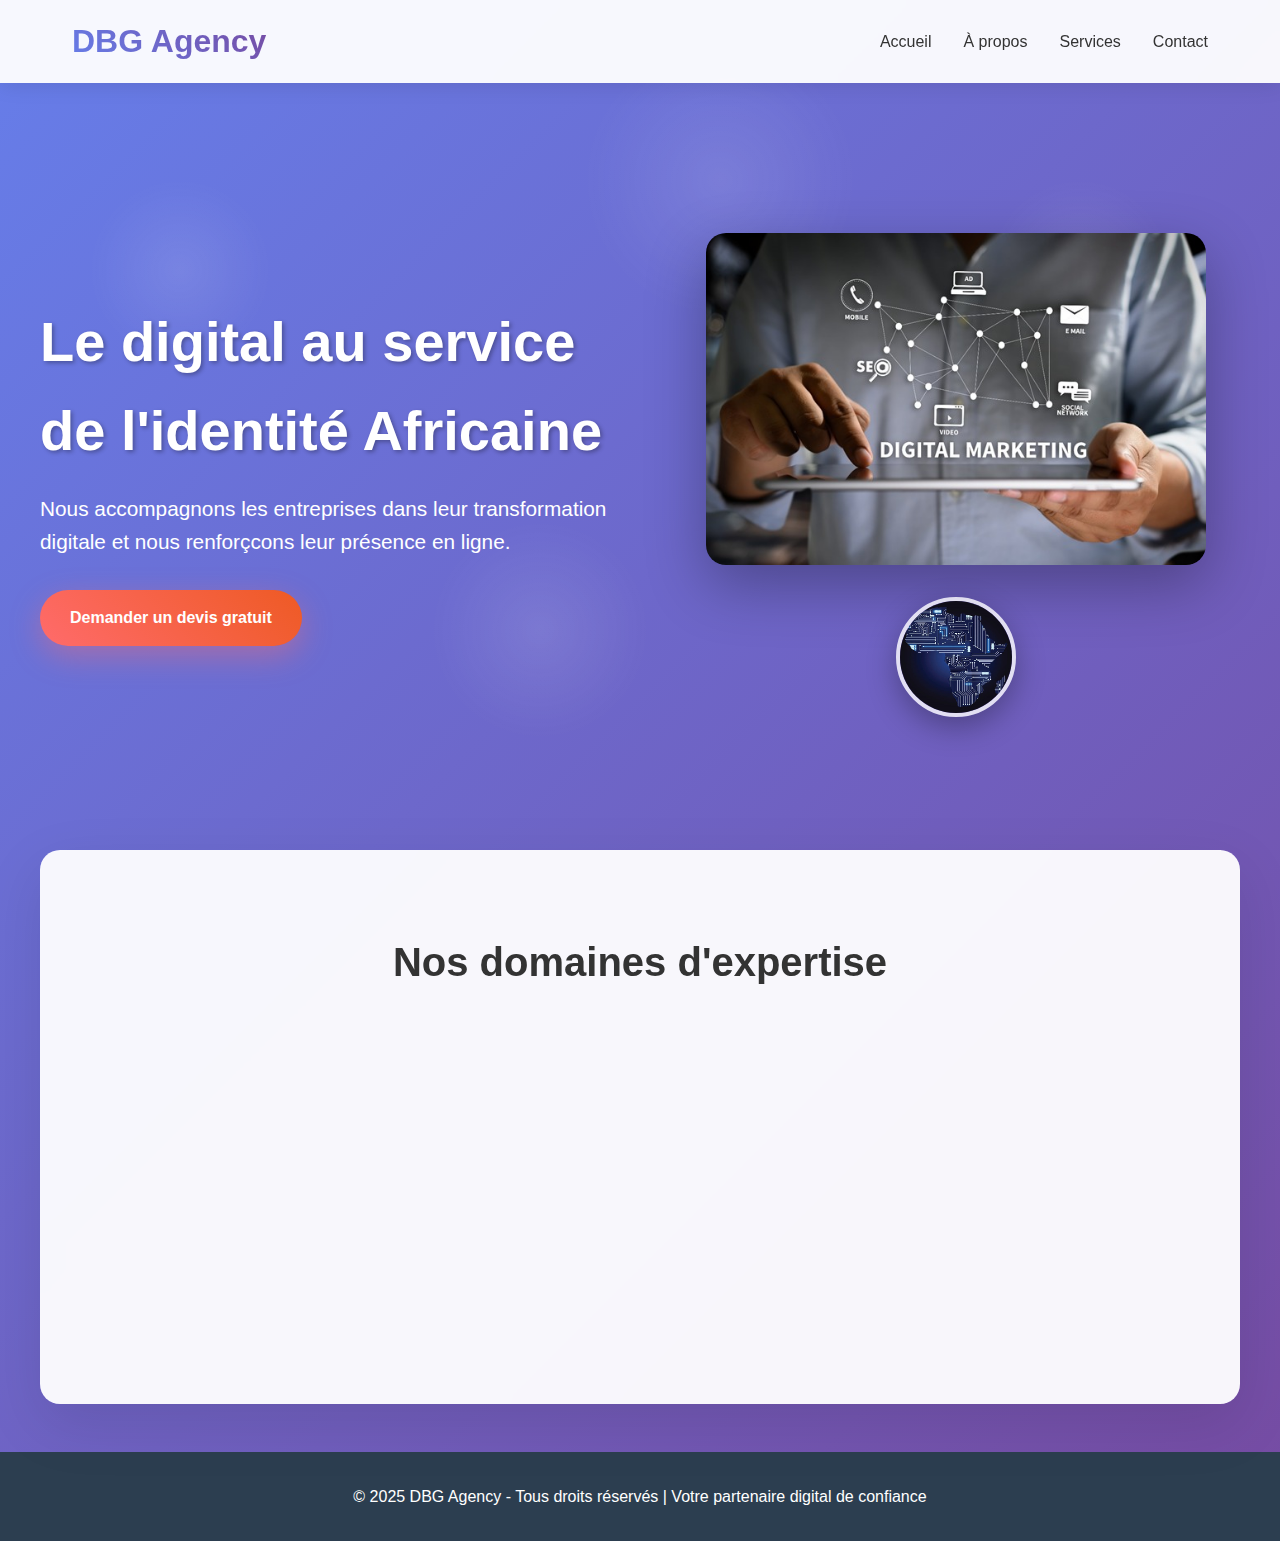
<file: index.html>
<!DOCTYPE html>
<html lang="fr">
<head>
  <meta charset="UTF-8">
  <meta name="viewport" content="width=device-width, initial-scale=1.0">
  <title>Cabinet Marketing Digital - DBG Agency</title>
  <style>
    * {
      margin: 0;
      padding: 0;
      box-sizing: border-box;
    }

    body {
      font-family: 'Arial', sans-serif;
      line-height: 1.6;
      color: #333;
      background: linear-gradient(135deg, #667eea 0%, #764ba2 100%);
      min-height: 100vh;
    }

    /* Navigation */
    header {
      background: rgba(255, 255, 255, 0.95);
      backdrop-filter: blur(10px);
      padding: 1rem 0;
      position: fixed;
      width: 100%;
      top: 0;
      z-index: 1000;
      box-shadow: 0 2px 20px rgba(0, 0, 0, 0.1);
      animation: slideDown 0.8s ease-out;
    }

    nav {
      display: flex;
      justify-content: space-between;
      align-items: center;
      max-width: 1200px;
      margin: 0 auto;
      padding: 0 2rem;
    }

    .logo {
      font-size: 2rem;
      font-weight: bold;
      background: linear-gradient(45deg, #667eea, #764ba2);
      -webkit-background-clip: text;
      -webkit-text-fill-color: transparent;
      background-clip: text;
      cursor: pointer;
      transition: transform 0.3s ease;
    }

    .logo:hover {
      transform: scale(1.05);
    }

    .nav-links {
      display: flex;
      list-style: none;
      gap: 2rem;
    }

    .nav-links a {
      text-decoration: none;
      color: #333;
      font-weight: 500;
      transition: all 0.3s ease;
      position: relative;
    }

    .nav-links a:hover {
      color: #667eea;
      transform: translateY(-2px);
    }

    .nav-links a::after {
      content: '';
      position: absolute;
      width: 0;
      height: 2px;
      bottom: -5px;
      left: 50%;
      background: linear-gradient(45deg, #667eea, #764ba2);
      transition: all 0.3s ease;
    }

    .nav-links a:hover::after {
      width: 100%;
      left: 0;
    }

    /* Hero Section */
    .hero {
      text-align: center;
      padding: 150px 2rem 100px;
      color: white;
      min-height: 100vh;
      display: flex;
      flex-direction: column;
      justify-content: center;
      align-items: center;
      position: relative;
      overflow: hidden;
    }

    .hero::before {
      content: '';
      position: absolute;
      top: 0;
      left: 0;
      right: 0;
      bottom: 0;
      background: url('data:image/svg+xml,<svg xmlns="http://www.w3.org/2000/svg" viewBox="0 0 1000 1000"><defs><radialGradient id="a" cx="50%" cy="50%" r="50%"><stop offset="0%" style="stop-color:rgba(255,255,255,0.1)"/><stop offset="100%" style="stop-color:rgba(255,255,255,0)"/></radialGradient></defs><circle cx="200" cy="300" r="100" fill="url(%23a)"/><circle cx="800" cy="200" r="150" fill="url(%23a)"/><circle cx="600" cy="700" r="120" fill="url(%23a)"/></svg>');
      animation: float 20s infinite linear;
    }

    .hero-content {
      display: grid;
      grid-template-columns: 1fr 1fr;
      gap: 4rem;
      max-width: 1200px;
      width: 100%;
      align-items: center;
      z-index: 2;
      position: relative;
    }

    .hero-text {
      text-align: left;
    }

    .hero-image {
      display: flex;
      justify-content: center;
      align-items: center;
      flex-direction: column;
      gap: 2rem;
      position: relative;
    }

    .hero-image img:first-child {
      width: 100%;
      max-width: 500px;
      height: auto;
      border-radius: 20px;
      box-shadow: 0 20px 60px rgba(0, 0, 0, 0.3);
      animation: fadeInRight 1s ease-out 0.5s both;
      transition: transform 0.3s ease;
    }

    .hero-image img:first-child:hover {
      transform: scale(1.05);
    }

    .hero-image img:last-child {
      width: 120px;
      height: 120px;
      border-radius: 50%;
      object-fit: cover;
      box-shadow: 0 10px 30px rgba(0, 0, 0, 0.3);
      animation: fadeInRight 1s ease-out 0.8s both;
      transition: transform 0.3s ease;
      border: 4px solid rgba(255, 255, 255, 0.8);
    }

    .hero-image img:last-child:hover {
      transform: scale(1.1) rotate(5deg);
      box-shadow: 0 15px 40px rgba(0, 0, 0, 0.4);
    }

    .hero h1 {
      font-size: 3.5rem;
      margin-bottom: 1rem;
      animation: fadeInLeft 1s ease-out;
      text-shadow: 2px 2px 4px rgba(0, 0, 0, 0.3);
    }

    .hero p {
      font-size: 1.3rem;
      margin-bottom: 2rem;
      animation: fadeInLeft 1s ease-out 0.3s both;
      max-width: 600px;
    }

    .btn {
      display: inline-block;
      background: linear-gradient(45deg, #ff6b6b, #ee5a24);
      color: white;
      padding: 15px 30px;
      text-decoration: none;
      border-radius: 50px;
      font-weight: bold;
      transition: all 0.3s ease;
      animation: fadeInLeft 1s ease-out 0.6s both;
      box-shadow: 0 10px 30px rgba(255, 107, 107, 0.4);
      position: relative;
      overflow: hidden;
    }

    .btn::before {
      content: '';
      position: absolute;
      top: 0;
      left: -100%;
      width: 100%;
      height: 100%;
      background: linear-gradient(90deg, transparent, rgba(255, 255, 255, 0.3), transparent);
      transition: left 0.5s ease;
    }

    .btn:hover::before {
      left: 100%;
    }

    .btn:hover {
      transform: translateY(-3px);
      box-shadow: 0 15px 40px rgba(255, 107, 107, 0.6);
    }

    /* Services Preview */
    .services-preview {
      padding: 80px 2rem;
      max-width: 1200px;
      margin: 0 auto;
      background: rgba(255, 255, 255, 0.95);
      border-radius: 20px;
      margin-top: -50px;
      position: relative;
      z-index: 10;
      box-shadow: 0 20px 60px rgba(0, 0, 0, 0.1);
      backdrop-filter: blur(10px);
    }

    .services-preview h2 {
      text-align: center;
      font-size: 2.5rem;
      margin-bottom: 3rem;
      color: #333;
      animation: fadeInUp 1s ease-out;
    }

    .services-container {
      display: grid;
      grid-template-columns: repeat(auto-fit, minmax(300px, 1fr));
      gap: 2rem;
      margin-top: 2rem;
    }

    .service-box {
      background: white;
      padding: 2rem;
      border-radius: 15px;
      box-shadow: 0 10px 30px rgba(0, 0, 0, 0.1);
      transition: all 0.3s ease;
      cursor: pointer;
      position: relative;
      overflow: hidden;
      animation: fadeInUp 1s ease-out;
    }

    .service-box::before {
      content: '';
      position: absolute;
      top: 0;
      left: 0;
      right: 0;
      height: 4px;
      background: linear-gradient(45deg, #667eea, #764ba2);
      transform: scaleX(0);
      transition: transform 0.3s ease;
    }

    .service-box:hover::before {
      transform: scaleX(1);
    }

    .service-box:hover {
      transform: translateY(-10px);
      box-shadow: 0 20px 50px rgba(0, 0, 0, 0.15);
    }

    .service-box:nth-child(1) { animation-delay: 0.2s; }
    .service-box:nth-child(2) { animation-delay: 0.4s; }
    .service-box:nth-child(3) { animation-delay: 0.6s; }

    .service-box h3 {
      font-size: 1.5rem;
      margin-bottom: 1rem;
      color: #333;
      display: flex;
      align-items: center;
      gap: 10px;
    }

    .service-box h3::before {
      content: '🚀';
      font-size: 1.2rem;
    }

    .service-box:nth-child(2) h3::before { content: '📱'; }
    .service-box:nth-child(3) h3::before { content: '🎯'; }

    .service-box p {
      color: #666;
      line-height: 1.8;
    }

    /* Footer */
    footer {
      background: #2c3e50;
      color: white;
      text-align: center;
      padding: 2rem;
      margin-top: 3rem;
    }

    /* Animations */
    @keyframes slideDown {
      from {
        transform: translateY(-100%);
        opacity: 0;
      }
      to {
        transform: translateY(0);
        opacity: 1;
      }
    }

    @keyframes fadeInLeft {
      from {
        opacity: 0;
        transform: translateX(-30px);
      }
      to {
        opacity: 1;
        transform: translateX(0);
      }
    }

    @keyframes fadeInRight {
      from {
        opacity: 0;
        transform: translateX(30px);
      }
      to {
        opacity: 1;
        transform: translateX(0);
      }
    }

    @keyframes fadeInUp {
      from {
        opacity: 0;
        transform: translateY(30px);
      }
      to {
        opacity: 1;
        transform: translateY(0);
      }
    }

    @keyframes float {
      0% { transform: translateX(-100px); }
      100% { transform: translateX(100vw); }
    }

    /* Responsive Design */
    @media (max-width: 768px) {
      .nav-links {
        display: none;
      }

      .hero-content {
        grid-template-columns: 1fr;
        gap: 2rem;
        text-align: center;
      }

      .hero-text {
        text-align: center;
        order: 2;
      }

      .hero-image {
        order: 1;
      }

      .hero h1 {
        font-size: 2.5rem;
      }

      .hero p {
        font-size: 1.1rem;
      }

      .services-container {
        grid-template-columns: 1fr;
      }

      .services-preview {
        margin-top: -30px;
        padding: 40px 1rem;
      }
    }

    /* Scroll effects */
    .fade-in {
      opacity: 0;
      transform: translateY(30px);
      transition: all 0.6s ease;
    }

    .fade-in.visible {
      opacity: 1;
      transform: translateY(0);
    }
  </style>
</head>
<body>
  <!-- Navigation -->
  <header>
    <nav>
      <div class="logo">DBG Agency</div>
      <ul class="nav-links">
        <li><a href="index.html">Accueil</a></li>
        <li><a href="about.html">À propos</a></li>
        <li><a href="services.html">Services</a></li>
        <li><a href="contact.html">Contact</a></li>
      </ul>
    </nav>
  </header>

  <!-- Bannière -->
  <section class="hero" id="home">
    <div class="hero-content">
      <div class="hero-text">
        <h1>Le digital au service de l'identité Africaine</h1>
        <p>Nous accompagnons les entreprises dans leur transformation digitale et nous renforçcons leur présence en ligne.</p>
        <a href="contact.html" class="btn">Demander un devis gratuit</a>
      </div>
      <div class="hero-image">
        <img src="images/image1.jpg" alt="Marketing Digital" />
        <img src="images/image3.jpg" alt="Profile" />
      </div>
    </div>
  </section>

  <!-- Services rapides -->
  <section class="services-preview" id="services">
    <h2>Nos domaines d'expertise</h2>
    <div class="services-container">
      <div class="service-box fade-in">
        <h3>AUDIT ET REFERENCEMENT DIGITALM(SEO/SEA)</h3>
        <p>Optimisez votre visibilité sur Google et dominez les résultats de recherche avec nos stratégies SEO éprouvées.</p>
      </div>
      <div class="service-box fade-in">
        <h3>Réseaux sociaux</h3>
        <p>Développez votre communauté en ligne et engagez votre audience avec du contenu percutant sur toutes les plateformes.</p>
      </div>
      <div class="service-box fade-in">
        <h3>Publicité digitale</h3>
        <p>Maximisez vos conversions avec des campagnes publicitaires ciblées et optimisées pour un ROI exceptionnel.</p>
      </div>
    </div>
  </section>

  <footer>
    <p>© 2025 DBG Agency - Tous droits réservés | Votre partenaire digital de confiance</p>
  </footer>

  <script>
    // Smooth scrolling
    document.querySelectorAll('a[href^="#"]').forEach(anchor => {
      anchor.addEventListener('click', function (e) {
        e.preventDefault();
        const target = document.querySelector(this.getAttribute('href'));
        if (target) {
          target.scrollIntoView({
            behavior: 'smooth',
            block: 'start'
          });
        }
      });
    });

    // Fade in animation on scroll
    const observerOptions = {
      threshold: 0.1,
      rootMargin: '0px 0px -50px 0px'
    };

    const observer = new IntersectionObserver((entries) => {
      entries.forEach(entry => {
        if (entry.isIntersecting) {
          entry.target.classList.add('visible');
        }
      });
    }, observerOptions);

    document.querySelectorAll('.fade-in').forEach(el => {
      observer.observe(el);
    });

    // Header background change on scroll
    window.addEventListener('scroll', () => {
      const header = document.querySelector('header');
      if (window.scrollY > 100) {
        header.style.background = 'rgba(255, 255, 255, 0.98)';
      } else {
        header.style.background = 'rgba(255, 255, 255, 0.95)';
      }
    });

    // Add click animations to service boxes
    document.querySelectorAll('.service-box').forEach(box => {
      box.addEventListener('click', () => {
        box.style.transform = 'scale(0.98)';
        setTimeout(() => {
          box.style.transform = '';
        }, 150);
      });
    });

    // Dynamic logo interaction
    document.querySelector('.logo').addEventListener('click', () => {
      document.querySelector('.hero').scrollIntoView({
        behavior: 'smooth'
      });
    });
  </script>
</body>
</html>
</file>
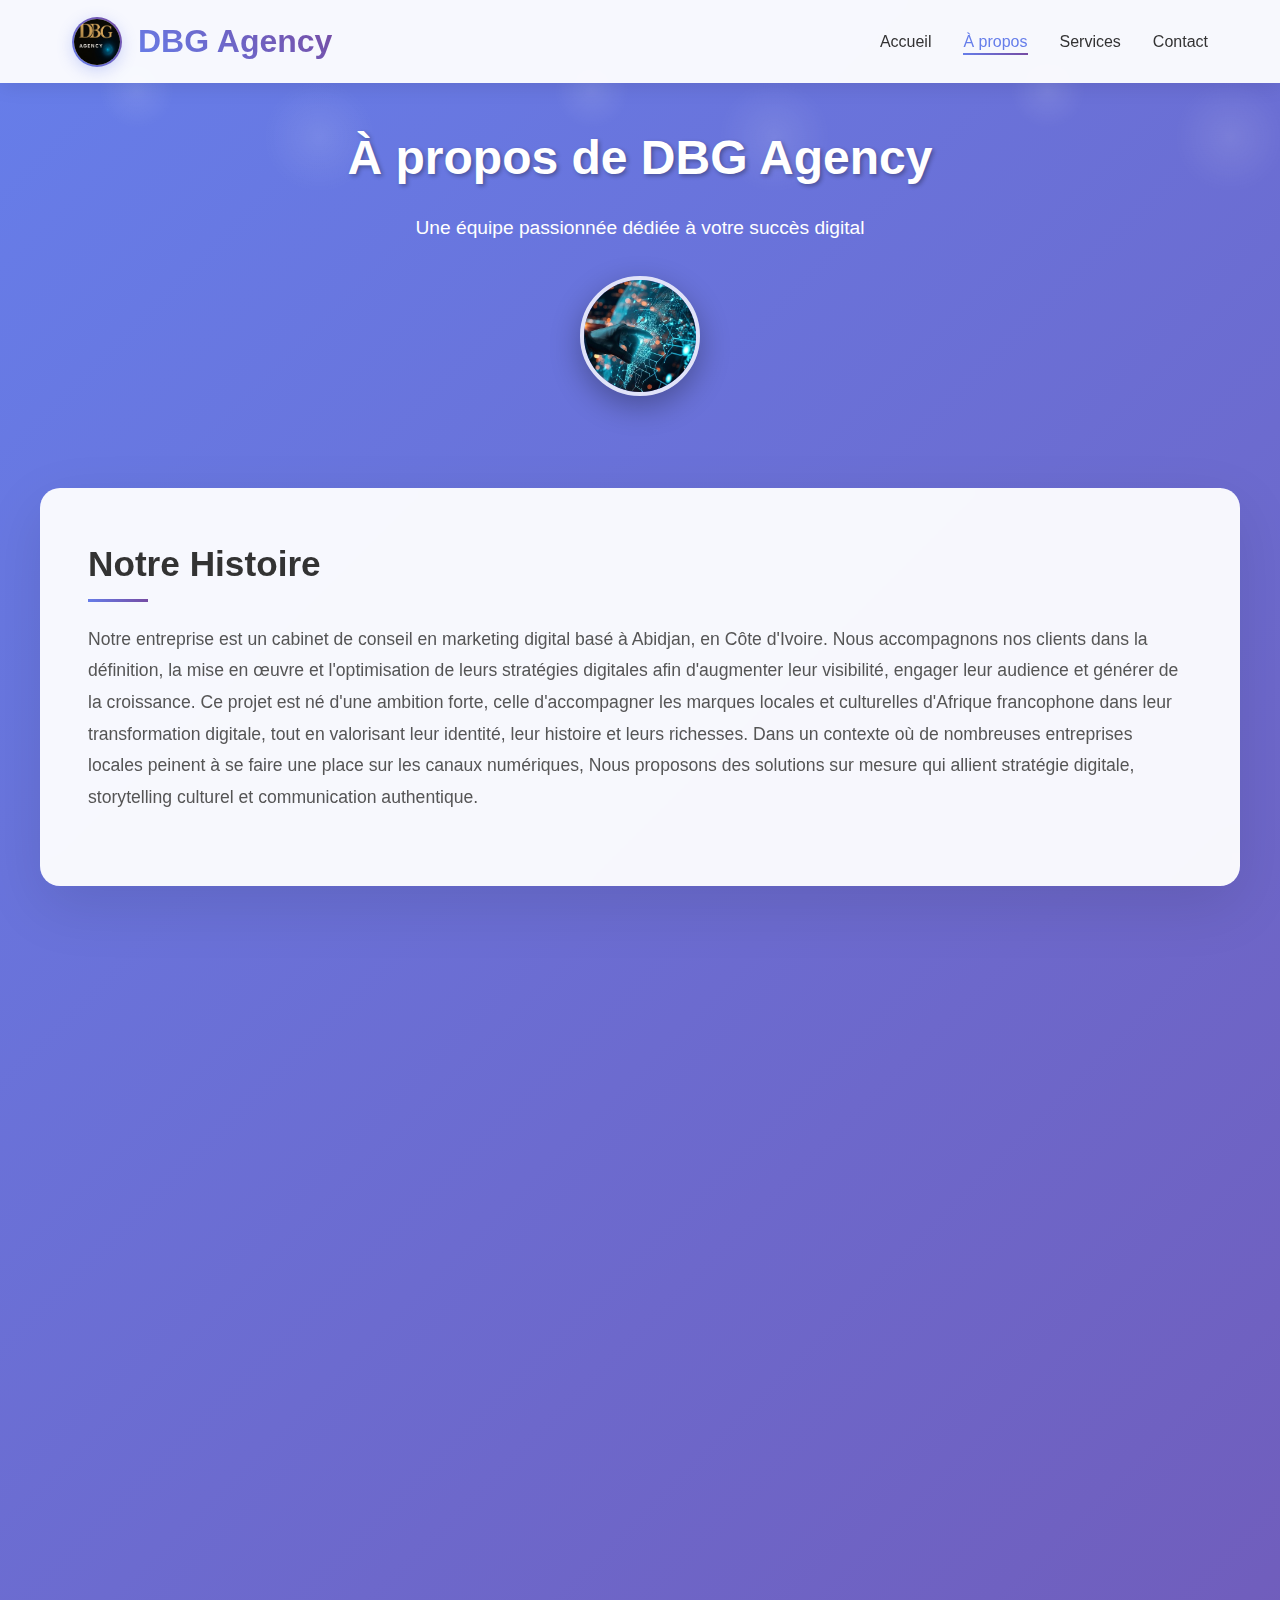
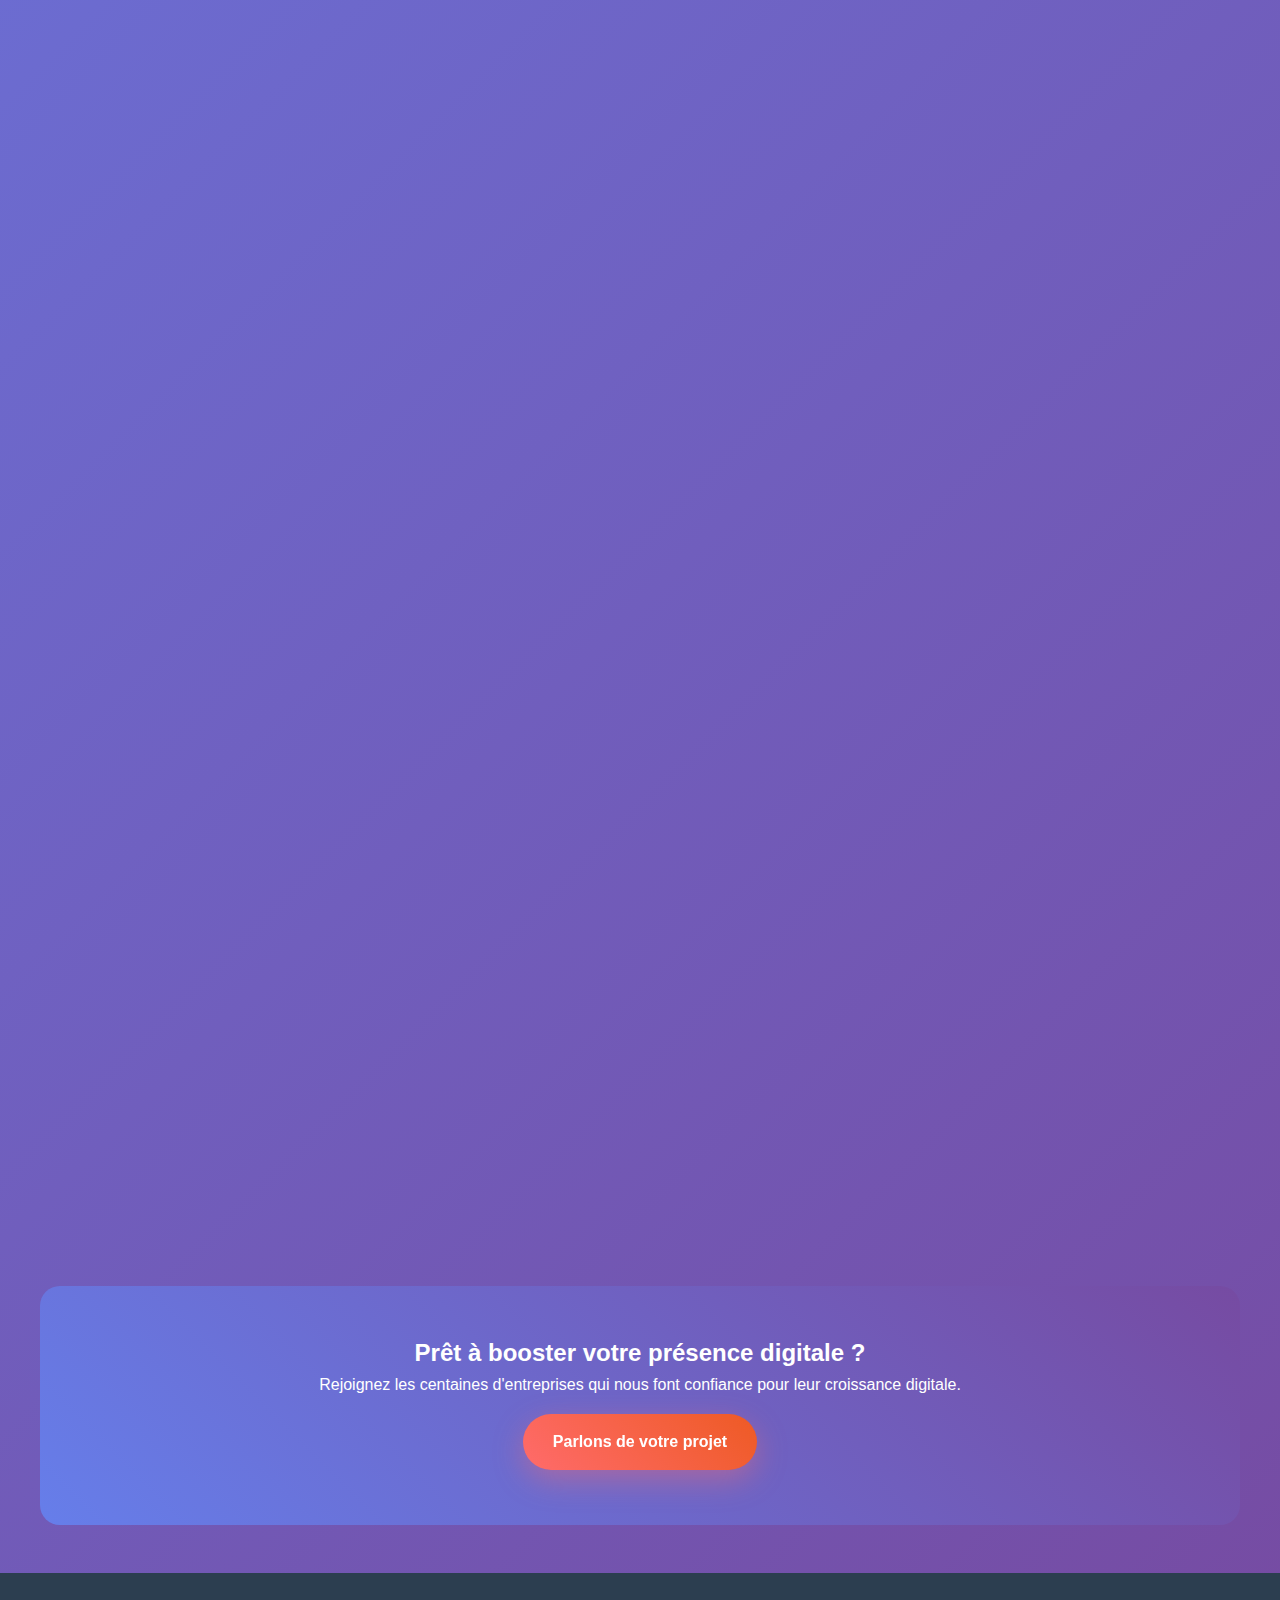
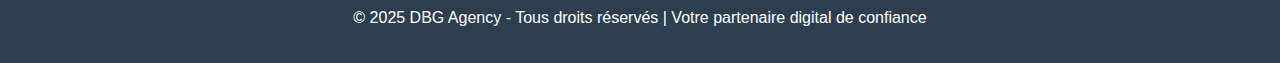
<file: about.html>
<!DOCTYPE html>
<html lang="fr">
<head>
  <meta charset="UTF-8">
  <meta name="viewport" content="width=device-width, initial-scale=1.0">
  <title>À propos - DBG Agency</title>
  <style>
    * {
      margin: 0;
      padding: 0;
      box-sizing: border-box;
    }

    body {
      font-family: 'Arial', sans-serif;
      line-height: 1.6;
      color: #333;
      background: linear-gradient(135deg, #667eea 0%, #764ba2 100%);
      min-height: 100vh;
    }

    /* Navigation avec logo */
    header {
      background: rgba(255, 255, 255, 0.95);
      backdrop-filter: blur(10px);
      padding: 1rem 0;
      position: fixed;
      width: 100%;
      top: 0;
      z-index: 1000;
      box-shadow: 0 2px 20px rgba(0, 0, 0, 0.1);
      animation: slideDown 0.8s ease-out;
    }

    nav {
      display: flex;
      justify-content: space-between;
      align-items: center;
      max-width: 1200px;
      margin: 0 auto;
      padding: 0 2rem;
    }

    .logo {
      display: flex;
      align-items: center;
      gap: 1rem;
      cursor: pointer;
      transition: transform 0.3s ease;
      text-decoration: none;
    }

    .logo:hover {
      transform: scale(1.05);
    }

    .logo img {
      width: 50px;
      height: 50px;
      border-radius: 50%;
      object-fit: cover;
      box-shadow: 0 4px 15px rgba(102, 126, 234, 0.3);
      border: 2px solid transparent;
      background: linear-gradient(white, white) padding-box,
                  linear-gradient(45deg, #667eea, #764ba2) border-box;
      transition: all 0.3s ease;
    }

    .logo img:hover {
      box-shadow: 0 6px 20px rgba(102, 126, 234, 0.4);
      transform: rotate(5deg);
    }

    .logo-text {
      font-size: 2rem;
      font-weight: bold;
      background: linear-gradient(45deg, #667eea, #764ba2);
      -webkit-background-clip: text;
      -webkit-text-fill-color: transparent;
      background-clip: text;
    }

    .nav-links {
      display: flex;
      list-style: none;
      gap: 2rem;
    }

    .nav-links a {
      text-decoration: none;
      color: #333;
      font-weight: 500;
      transition: all 0.3s ease;
      position: relative;
    }

    .nav-links a:hover, .nav-links a.active {
      color: #667eea;
      transform: translateY(-2px);
    }

    .nav-links a::after {
      content: '';
      position: absolute;
      width: 0;
      height: 2px;
      bottom: -5px;
      left: 50%;
      background: linear-gradient(45deg, #667eea, #764ba2);
      transition: all 0.3s ease;
    }

    .nav-links a:hover::after, .nav-links a.active::after {
      width: 100%;
      left: 0;
    }

    /* Page Header */
    .page-hero {
      text-align: center;
      padding: 120px 2rem 60px;
      color: white;
      position: relative;
      overflow: hidden;
    }

    .page-hero::before {
      content: '';
      position: absolute;
      top: 0;
      left: 0;
      right: 0;
      bottom: 0;
      background: url('data:image/svg+xml,<svg xmlns="http://www.w3.org/2000/svg" viewBox="0 0 1000 1000"><defs><radialGradient id="a" cx="50%" cy="50%" r="50%"><stop offset="0%" style="stop-color:rgba(255,255,255,0.1)"/><stop offset="100%" style="stop-color:rgba(255,255,255,0)"/></radialGradient></defs><circle cx="300" cy="200" r="80" fill="url(%23a)"/><circle cx="700" cy="300" r="120" fill="url(%23a)"/></svg>');
      animation: float 15s infinite linear;
    }

    .page-hero h1 {
      font-size: 3rem;
      margin-bottom: 1rem;
      animation: fadeInUp 1s ease-out;
      text-shadow: 2px 2px 4px rgba(0, 0, 0, 0.3);
    }

    .page-hero p {
      font-size: 1.2rem;
      animation: fadeInUp 1s ease-out 0.3s both;
      max-width: 600px;
      margin: 0 auto;
    }

    .hero-image {
      display: flex;
      justify-content: center;
      align-items: center;
      flex-direction: column;
      gap: 2rem;
      position: relative;
      margin-top: 2rem;
    }

    .hero-image img:first-child {
      width: 100%;
      max-width: 500px;
      height: auto;
      border-radius: 20px;
      box-shadow: 0 20px 60px rgba(0, 0, 0, 0.3);
      animation: fadeInRight 1s ease-out 0.5s both;
      transition: transform 0.3s ease;
    }

    .hero-image img:first-child:hover {
      transform: scale(1.05);
    }

    .hero-image img:last-child {
      width: 120px;
      height: 120px;
      border-radius: 50%;
      object-fit: cover;
      box-shadow: 0 10px 30px rgba(0, 0, 0, 0.3);
      animation: fadeInRight 1s ease-out 0.8s both;
      transition: transform 0.3s ease;
      border: 4px solid rgba(255, 255, 255, 0.8);
    }

    /* Content Sections */
    .content-section {
      background: rgba(255, 255, 255, 0.95);
      margin: 2rem auto;
      max-width: 1200px;
      border-radius: 20px;
      padding: 3rem;
      box-shadow: 0 20px 60px rgba(0, 0, 0, 0.1);
      backdrop-filter: blur(10px);
      animation: fadeInUp 1s ease-out;
    }

    .content-section h2 {
      font-size: 2.2rem;
      margin-bottom: 2rem;
      color: #333;
      position: relative;
    }

    .content-section h2::after {
      content: '';
      position: absolute;
      bottom: -10px;
      left: 0;
      width: 60px;
      height: 3px;
      background: linear-gradient(45deg, #667eea, #764ba2);
    }

    .content-section p {
      font-size: 1.1rem;
      margin-bottom: 1.5rem;
      color: #555;
      line-height: 1.8;
    }

    /* Team Section */
    .team-grid {
      display: grid;
      grid-template-columns: repeat(auto-fit, minmax(280px, 1fr));
      gap: 2rem;
      margin-top: 2rem;
    }

    .team-member {
      background: white;
      padding: 2rem;
      border-radius: 15px;
      text-align: center;
      box-shadow: 0 10px 30px rgba(0, 0, 0, 0.1);
      transition: all 0.3s ease;
      position: relative;
      overflow: hidden;
    }

    .team-member::before {
      content: '';
      position: absolute;
      top: 0;
      left: 0;
      right: 0;
      height: 4px;
      background: linear-gradient(45deg, #667eea, #764ba2);
      transform: scaleX(0);
      transition: transform 0.3s ease;
    }

    .team-member:hover::before {
      transform: scaleX(1);
    }

    .team-member:hover {
      transform: translateY(-5px);
      box-shadow: 0 20px 40px rgba(0, 0, 0, 0.15);
    }

    .team-avatar {
      width: 100px;
      height: 100px;
      border-radius: 50%;
      margin: 0 auto 1rem;
      background: linear-gradient(45deg, #667eea, #764ba2);
      display: flex;
      align-items: center;
      justify-content: center;
      font-size: 2.5rem;
      color: white;
    }

    .team-member h3 {
      font-size: 1.3rem;
      margin-bottom: 0.5rem;
      color: #333;
    }

    .team-role {
      color: #667eea;
      font-weight: 500;
      margin-bottom: 1rem;
    }

    /* Values Grid */
    .values-grid {
      display: grid;
      grid-template-columns: repeat(auto-fit, minmax(250px, 1fr));
      gap: 2rem;
      margin-top: 2rem;
    }

    .value-card {
      background: white;
      padding: 2rem;
      border-radius: 15px;
      text-align: center;
      box-shadow: 0 10px 30px rgba(0, 0, 0, 0.1);
      transition: all 0.3s ease;
      position: relative;
      overflow: hidden;
    }

    .value-card::before {
      content: '';
      position: absolute;
      top: 0;
      left: 0;
      right: 0;
      height: 4px;
      background: linear-gradient(45deg, #667eea, #764ba2);
      transform: scaleX(0);
      transition: transform 0.3s ease;
    }

    .value-card:hover::before {
      transform: scaleX(1);
    }

    .value-card:hover {
      transform: translateY(-5px);
      box-shadow: 0 20px 40px rgba(0, 0, 0, 0.15);
    }

    .value-icon {
      font-size: 3rem;
      margin-bottom: 1rem;
    }

    .value-card h3 {
      font-size: 1.3rem;
      margin-bottom: 1rem;
      color: #333;
    }

    /* CTA Section */
    .cta-section {
      text-align: center;
      padding: 3rem;
      background: linear-gradient(45deg, #667eea, #764ba2);
      color: white;
      border-radius: 20px;
      margin: 2rem auto;
      max-width: 1200px;
    }

    .btn {
      display: inline-block;
      background: linear-gradient(45deg, #ff6b6b, #ee5a24);
      color: white;
      padding: 15px 30px;
      text-decoration: none;
      border-radius: 50px;
      font-weight: bold;
      transition: all 0.3s ease;
      box-shadow: 0 10px 30px rgba(255, 107, 107, 0.4);
      position: relative;
      overflow: hidden;
      margin-top: 1rem;
    }

    .btn::before {
      content: '';
      position: absolute;
      top: 0;
      left: -100%;
      width: 100%;
      height: 100%;
      background: linear-gradient(90deg, transparent, rgba(255, 255, 255, 0.3), transparent);
      transition: left 0.5s ease;
    }

    .btn:hover::before {
      left: 100%;
    }

    .btn:hover {
      transform: translateY(-3px);
      box-shadow: 0 15px 40px rgba(255, 107, 107, 0.6);
    }

    /* Footer */
    footer {
      background: #2c3e50;
      color: white;
      text-align: center;
      padding: 2rem;
      margin-top: 3rem;
    }

    /* Animations */
    @keyframes slideDown {
      from {
        transform: translateY(-100%);
        opacity: 0;
      }
      to {
        transform: translateY(0);
        opacity: 1;
      }
    }

    @keyframes fadeInUp {
      from {
        opacity: 0;
        transform: translateY(30px);
      }
      to {
        opacity: 1;
        transform: translateY(0);
      }
    }

    @keyframes fadeInRight {
      from {
        opacity: 0;
        transform: translateX(30px);
      }
      to {
        opacity: 1;
        transform: translateX(0);
      }
    }

    @keyframes float {
      0% { transform: translateX(-100px); }
      100% { transform: translateX(100vw); }
    }

    /* Responsive Design */
    @media (max-width: 768px) {
      .nav-links {
        display: none;
      }

      .logo {
        gap: 0.5rem;
      }

      .logo img {
        width: 40px;
        height: 40px;
      }

      .logo-text {
        font-size: 1.5rem;
      }

      .page-hero h1 {
        font-size: 2.2rem;
      }

      .page-hero {
        padding: 100px 1rem 60px;
      }

      .content-section {
        margin: 1rem;
        padding: 2rem;
      }

      .team-grid, .values-grid {
        grid-template-columns: 1fr;
      }

      .cta-section {
        margin: 1rem;
        padding: 2rem;
      }

      .hero-image img:first-child {
        max-width: 300px;
      }

      .hero-image img:last-child {
        width: 80px;
        height: 80px;
      }
    }

    @media (max-width: 480px) {
      .logo-text {
        font-size: 1.2rem;
      }

      .logo img {
        width: 35px;
        height: 35px;
      }

      nav {
        padding: 0 1rem;
      }
    }
  </style>
</head>
<body>
  <!-- Navigation -->
  <header>
    <nav>
      <a href="index.html" class="logo">
        <img src="images/logo.jpg" alt="DBG Agency Logo" />
        <span class="logo-text">DBG Agency</span>
      </a>
      <ul class="nav-links">
        <li><a href="index.html">Accueil</a></li>
        <li><a href="about.html" class="active">À propos</a></li>
        <li><a href="services.html">Services</a></li>
        <li><a href="contact.html">Contact</a></li>
      </ul>
    </nav>
  </header>

  <!-- Page Hero -->
  <section class="page-hero">
    <h1>À propos de DBG Agency</h1>
    <p>Une équipe passionnée dédiée à votre succès digital</p>
    <div class="hero-image">
        <img src="images/image5.jpg" alt="Marketing Digital" />
    </div>
  </section>

  <!-- Notre Histoire -->
  <section class="content-section">
    <h2>Notre Histoire</h2>
    <p>Notre entreprise est un cabinet de conseil en marketing digital basé à Abidjan, en Côte d'Ivoire. Nous accompagnons nos clients dans la définition, la mise en œuvre et l'optimisation de leurs stratégies digitales afin d'augmenter leur visibilité, engager leur audience et générer de la croissance. Ce projet est né d'une ambition forte, celle d'accompagner les marques locales et culturelles d'Afrique francophone dans leur transformation digitale, tout en valorisant leur identité, leur histoire et leurs richesses. Dans un contexte où de nombreuses entreprises locales peinent à se faire une place sur les canaux numériques,
        Nous proposons des solutions sur mesure qui allient stratégie digitale, storytelling culturel et communication authentique.</p>
  </section>

  <!-- Notre Mission -->
  <section class="content-section">
    <h2>Notre engagement</h2>
    <p>Notre démarche consiste à accompagner la transformation digitale des marques locales en intégrant des outils innovants, adaptés à leurs réalités culturelles et économiques. Nous plaçons au cœur de notre stratégie la valorisation de l'identité culturelle des marques africaines à travers des actions de communication créatives, authentiques et porteuses de sens.</p>

    <p>Nous concevons et mettons en œuvre des stratégies marketing sur mesure, alignées sur les valeurs, l'histoire et les produits des entreprises clientes. Parallèlement, nous accordons une importance particulière au renforcement des compétences digitales des entrepreneurs, artisans, artistes et structures culturelles, afin de leur permettre de devenir pleinement autonomes dans leur communication et leur présence en ligne.</p>

    <p>Notre engagement se traduit également par la promotion de l'économie locale et du « made in Africa », en offrant une visibilité accrue aux produits et savoir-faire africains sur les marchés nationaux et internationaux. Dans cette perspective, nous créons du contenu digital original – vidéos, visuels, récits, podcasts – en lien avec les traditions, l'artisanat, la gastronomie ou encore les cosmétiques africains.</p>

    <p>Enfin, nous assurons une veille stratégique et concurrentielle constante afin d'anticiper les tendances du numérique et de proposer des solutions innovantes, adaptées aux besoins et aux ambitions des marques africaines.</p>
  </section>

  <!-- Notre Équipe -->
  <section class="content-section">
    <h2>Notre Équipe</h2>
    <p>Notre force réside dans la diversité et l'expertise de notre équipe. Chaque membre apporte sa passion et son savoir-faire unique pour créer des solutions digitales exceptionnelles.</p>
    
    <div class="team-grid">
      <div class="team-member">
        <div class="team-avatar">👩‍💻</div>
        <h3>DABRE MARIAM</h3>
        <div class="team-role">Directrice générale</div>
      </div>
      
      <div class="team-member">
        <div class="team-avatar">👩‍💻</div>
        <h3>BAKAYOKO FATOUMATA THERESA</h3>
        <div class="team-role">Responsable contenu digital</div>
      </div>
      
      <div class="team-member">
        <div class="team-avatar">👩‍💻</div>
        <h3>GBESSI EVA AURORE</h3>
        <div class="team-role">Responsable business développement</div>
      </div>
    </div>
  </section>

  <!-- Nos Valeurs -->
  <section class="content-section">
    <h2>Nos Valeurs</h2>
    <p>Ces valeurs guident chacune de nos actions et définissent notre façon unique de travailler avec nos clients.</p>
    
    <div class="values-grid">
      <div class="value-card">
        <div class="value-icon">🚀</div>
        <h3>Innovation</h3>
        <p>Nous restons à la pointe des dernières tendances et technologies pour offrir des solutions avant-gardistes.</p>
      </div>
      
      <div class="value-card">
        <div class="value-icon">🤝</div>
        <h3>Partenariat</h3>
        <p>Nous construisons des relations durables basées sur la confiance et la transparence avec nos clients.</p>
      </div>
      
      <div class="value-card">
        <div class="value-icon">📊</div>
        <h3>Performance</h3>
        <p>Chaque action est mesurée et optimisée pour garantir un retour sur investissement maximal.</p>
      </div>
      
      <div class="value-card">
        <div class="value-icon">🎯</div>
        <h3>Personnalisation</h3>
        <p>Chaque stratégie est unique et adaptée aux besoins spécifiques de votre entreprise.</p>
      </div>
    </div>
  </section>

  <!-- Call to Action -->
  <section class="cta-section">
    <h2>Prêt à booster votre présence digitale ?</h2>
    <p>Rejoignez les centaines d'entreprises qui nous font confiance pour leur croissance digitale.</p>
    <a href="contact.html" class="btn">Parlons de votre projet</a>
  </section>

  <footer>
    <p>© 2025 DBG Agency - Tous droits réservés | Votre partenaire digital de confiance</p>
  </footer>

  <script>
    // Animation des éléments au scroll
    const observerOptions = {
      threshold: 0.1,
      rootMargin: '0px 0px -50px 0px'
    };

    const observer = new IntersectionObserver((entries) => {
      entries.forEach(entry => {
        if (entry.isIntersecting) {
          entry.target.style.opacity = '1';
          entry.target.style.transform = 'translateY(0)';
        }
      });
    }, observerOptions);

    document.querySelectorAll('.content-section, .team-member, .value-card').forEach(el => {
      el.style.opacity = '0';
      el.style.transform = 'translateY(30px)';
      el.style.transition = 'all 0.6s ease';
      observer.observe(el);
    });

    // Header background change on scroll
    window.addEventListener('scroll', () => {
      const header = document.querySelector('header');
      if (window.scrollY > 100) {
        header.style.background = 'rgba(255, 255, 255, 0.98)';
      } else {
        header.style.background = 'rgba(255, 255, 255, 0.95)';
      }
    });

    // Smooth animations for team cards
    document.querySelectorAll('.team-member, .value-card').forEach(card => {
      card.addEventListener('mouseenter', () => {
        card.style.transform = 'translateY(-5px) scale(1.02)';
      });
      
      card.addEventListener('mouseleave', () => {
        card.style.transform = 'translateY(0) scale(1)';
      });
    });

    // Logo click handler
    document.querySelector('.logo').addEventListener('click', (e) => {
      e.preventDefault();
      window.location.href = 'index.html';
    });
  </script>
</body>
</html>
</file>
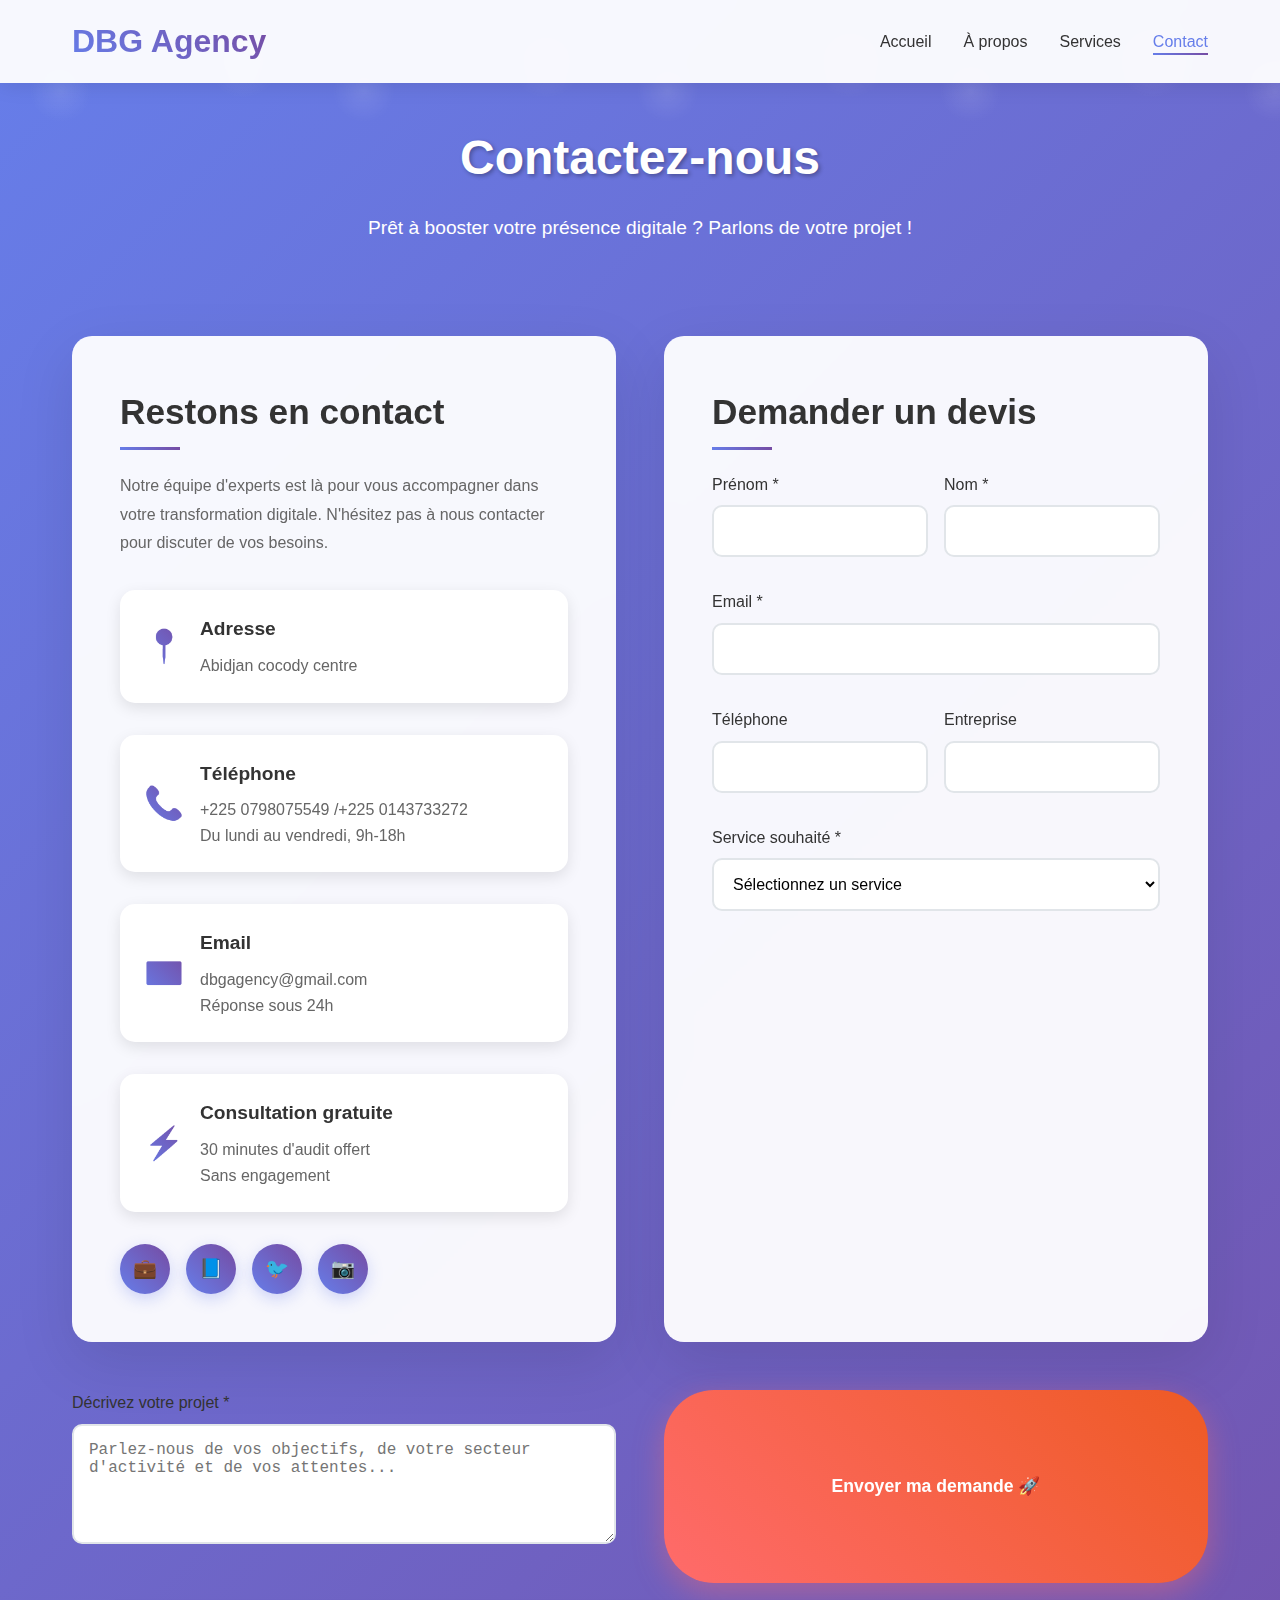
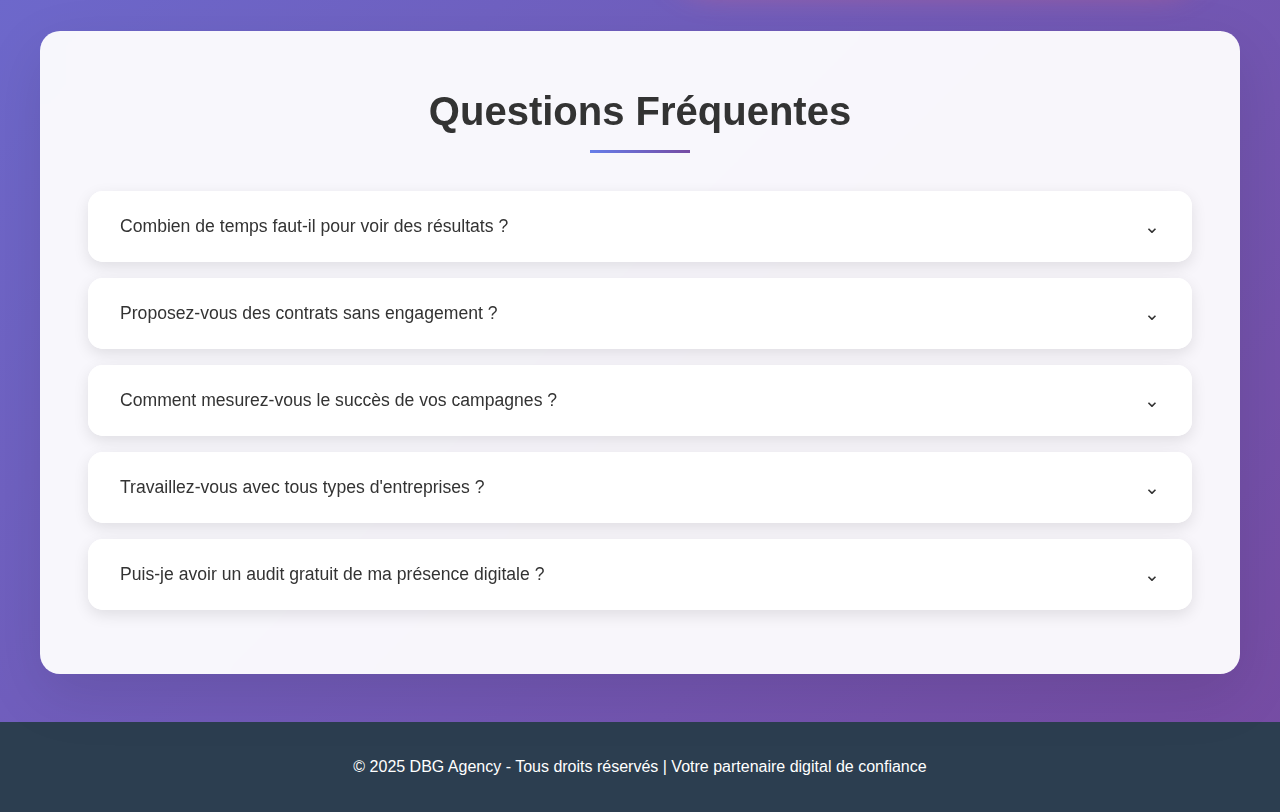
<file: contact.html>
<!DOCTYPE html>
<html lang="fr">
<head>
  <meta charset="UTF-8">
  <meta name="viewport" content="width=device-width, initial-scale=1.0">
  <title>Contact - DBG Agency</title>
  <style>
    * {
      margin: 0;
      padding: 0;
      box-sizing: border-box;
    }

    body {
      font-family: 'Arial', sans-serif;
      line-height: 1.6;
      color: #333;
      background: linear-gradient(135deg, #667eea 0%, #764ba2 100%);
      min-height: 100vh;
    }

    /* Navigation */
    header {
      background: rgba(255, 255, 255, 0.95);
      backdrop-filter: blur(10px);
      padding: 1rem 0;
      position: fixed;
      width: 100%;
      top: 0;
      z-index: 1000;
      box-shadow: 0 2px 20px rgba(0, 0, 0, 0.1);
      animation: slideDown 0.8s ease-out;
    }

    nav {
      display: flex;
      justify-content: space-between;
      align-items: center;
      max-width: 1200px;
      margin: 0 auto;
      padding: 0 2rem;
    }

    .logo {
      font-size: 2rem;
      font-weight: bold;
      background: linear-gradient(45deg, #667eea, #764ba2);
      -webkit-background-clip: text;
      -webkit-text-fill-color: transparent;
      background-clip: text;
      cursor: pointer;
      transition: transform 0.3s ease;
    }

    .logo:hover {
      transform: scale(1.05);
    }

    .nav-links {
      display: flex;
      list-style: none;
      gap: 2rem;
    }

    .nav-links a {
      text-decoration: none;
      color: #333;
      font-weight: 500;
      transition: all 0.3s ease;
      position: relative;
    }

    .nav-links a:hover, .nav-links a.active {
      color: #667eea;
      transform: translateY(-2px);
    }

    .nav-links a::after {
      content: '';
      position: absolute;
      width: 0;
      height: 2px;
      bottom: -5px;
      left: 50%;
      background: linear-gradient(45deg, #667eea, #764ba2);
      transition: all 0.3s ease;
    }

    .nav-links a:hover::after, .nav-links a.active::after {
      width: 100%;
      left: 0;
    }

    /* Page Hero */
    .page-hero {
      text-align: center;
      padding: 120px 2rem 60px;
      color: white;
      position: relative;
      overflow: hidden;
    }

    .page-hero::before {
      content: '';
      position: absolute;
      top: 0;
      left: 0;
      right: 0;
      bottom: 0;
      background: url('data:image/svg+xml,<svg xmlns="http://www.w3.org/2000/svg" viewBox="0 0 1000 1000"><defs><radialGradient id="a" cx="50%" cy="50%" r="50%"><stop offset="0%" style="stop-color:rgba(255,255,255,0.1)"/><stop offset="100%" style="stop-color:rgba(255,255,255,0)"/></radialGradient></defs><circle cx="200" cy="300" r="100" fill="url(%23a)"/><circle cx="800" cy="200" r="120" fill="url(%23a)"/></svg>');
      animation: float 18s infinite linear;
    }

    .page-hero h1 {
      font-size: 3rem;
      margin-bottom: 1rem;
      animation: fadeInUp 1s ease-out;
      text-shadow: 2px 2px 4px rgba(0, 0, 0, 0.3);
    }

    .page-hero p {
      font-size: 1.2rem;
      animation: fadeInUp 1s ease-out 0.3s both;
      max-width: 600px;
      margin: 0 auto;
    }

    /* Contact Section */
    .contact-container {
      max-width: 1200px;
      margin: 2rem auto;
      padding: 0 2rem;
      display: grid;
      grid-template-columns: 1fr 1fr;
      gap: 3rem;
    }

    .contact-info {
      background: rgba(255, 255, 255, 0.95);
      border-radius: 20px;
      padding: 3rem;
      box-shadow: 0 20px 60px rgba(0, 0, 0, 0.1);
      backdrop-filter: blur(10px);
      animation: fadeInUp 1s ease-out;
    }

    .contact-info h2 {
      font-size: 2.2rem;
      margin-bottom: 2rem;
      color: #333;
      position: relative;
    }

    .contact-info h2::after {
      content: '';
      position: absolute;
      bottom: -10px;
      left: 0;
      width: 60px;
      height: 3px;
      background: linear-gradient(45deg, #667eea, #764ba2);
    }

    .contact-item {
      display: flex;
      align-items: center;
      gap: 1rem;
      margin-bottom: 2rem;
      padding: 1.5rem;
      background: white;
      border-radius: 15px;
      box-shadow: 0 5px 15px rgba(0, 0, 0, 0.1);
      transition: all 0.3s ease;
    }

    .contact-item:hover {
      transform: translateY(-3px);
      box-shadow: 0 10px 25px rgba(0, 0, 0, 0.15);
    }

    .contact-icon {
      font-size: 2rem;
      background: linear-gradient(45deg, #667eea, #764ba2);
      -webkit-background-clip: text;
      -webkit-text-fill-color: transparent;
      background-clip: text;
    }

    .contact-details h3 {
      font-size: 1.2rem;
      margin-bottom: 0.5rem;
      color: #333;
    }

    .contact-details p {
      color: #666;
    }

    .social-links {
      display: flex;
      gap: 1rem;
      margin-top: 2rem;
    }

    .social-link {
      width: 50px;
      height: 50px;
      border-radius: 50%;
      background: linear-gradient(45deg, #667eea, #764ba2);
      display: flex;
      align-items: center;
      justify-content: center;
      color: white;
      text-decoration: none;
      font-size: 1.2rem;
      transition: all 0.3s ease;
      box-shadow: 0 5px 15px rgba(102, 126, 234, 0.3);
    }

    .social-link:hover {
      transform: translateY(-3px) scale(1.1);
      box-shadow: 0 10px 25px rgba(102, 126, 234, 0.5);
    }

    /* Contact Form */
    .contact-form {
      background: rgba(255, 255, 255, 0.95);
      border-radius: 20px;
      padding: 3rem;
      box-shadow: 0 20px 60px rgba(0, 0, 0, 0.1);
      backdrop-filter: blur(10px);
      animation: fadeInUp 1s ease-out 0.3s both;
    }

    .contact-form h2 {
      font-size: 2.2rem;
      margin-bottom: 2rem;
      color: #333;
      position: relative;
    }

    .contact-form h2::after {
      content: '';
      position: absolute;
      bottom: -10px;
      left: 0;
      width: 60px;
      height: 3px;
      background: linear-gradient(45deg, #667eea, #764ba2);
    }

    .form-group {
      margin-bottom: 2rem;
    }

    .form-row {
      display: grid;
      grid-template-columns: 1fr 1fr;
      gap: 1rem;
    }

    .form-group label {
      display: block;
      margin-bottom: 0.5rem;
      color: #333;
      font-weight: 500;
    }

    .form-group input,
    .form-group select,
    .form-group textarea {
      width: 100%;
      padding: 15px;
      border: 2px solid #e1e5e9;
      border-radius: 10px;
      font-size: 1rem;
      transition: all 0.3s ease;
      background: white;
    }

    .form-group input:focus,
    .form-group select:focus,
    .form-group textarea:focus {
      outline: none;
      border-color: #667eea;
      box-shadow: 0 0 0 3px rgba(102, 126, 234, 0.1);
      transform: translateY(-2px);
    }

    .form-group textarea {
      resize: vertical;
      min-height: 120px;
    }

    .budget-options {
      display: grid;
      grid-template-columns: repeat(auto-fit, minmax(120px, 1fr));
      gap: 1rem;
      margin-top: 1rem;
    }

    .budget-option {
      position: relative;
    }

    .budget-option input[type="radio"] {
      display: none;
    }

    .budget-option label {
      display: block;
      padding: 15px;
      background: white;
      border: 2px solid #e1e5e9;
      border-radius: 10px;
      text-align: center;
      cursor: pointer;
      transition: all 0.3s ease;
      font-size: 0.9rem;
      font-weight: 500;
    }

    .budget-option input[type="radio"]:checked + label {
      background: linear-gradient(45deg, #667eea, #764ba2);
      color: white;
      border-color: #667eea;
      transform: translateY(-2px);
      box-shadow: 0 5px 15px rgba(102, 126, 234, 0.3);
    }

    .btn-submit {
      background: linear-gradient(45deg, #ff6b6b, #ee5a24);
      color: white;
      padding: 18px 35px;
      border: none;
      border-radius: 50px;
      font-size: 1.1rem;
      font-weight: bold;
      cursor: pointer;
      transition: all 0.3s ease;
      box-shadow: 0 10px 30px rgba(255, 107, 107, 0.4);
      position: relative;
      overflow: hidden;
      width: 100%;
    }

    .btn-submit::before {
      content: '';
      position: absolute;
      top: 0;
      left: -100%;
      width: 100%;
      height: 100%;
      background: linear-gradient(90deg, transparent, rgba(255, 255, 255, 0.3), transparent);
      transition: left 0.5s ease;
    }

    .btn-submit:hover::before {
      left: 100%;
    }

    .btn-submit:hover {
      transform: translateY(-3px);
      box-shadow: 0 15px 40px rgba(255, 107, 107, 0.6);
    }

    .btn-submit:active {
      transform: translateY(-1px);
    }

    /* FAQ Section */
    .faq-section {
      background: rgba(255, 255, 255, 0.95);
      border-radius: 20px;
      padding: 3rem;
      margin: 3rem auto;
      max-width: 1200px;
      box-shadow: 0 20px 60px rgba(0, 0, 0, 0.1);
      backdrop-filter: blur(10px);
    }

    .faq-section h2 {
      text-align: center;
      font-size: 2.5rem;
      margin-bottom: 3rem;
      color: #333;
      position: relative;
    }

    .faq-section h2::after {
      content: '';
      position: absolute;
      bottom: -10px;
      left: 50%;
      transform: translateX(-50%);
      width: 100px;
      height: 3px;
      background: linear-gradient(45deg, #667eea, #764ba2);
    }

    .faq-item {
      background: white;
      margin-bottom: 1rem;
      border-radius: 15px;
      overflow: hidden;
      box-shadow: 0 5px 15px rgba(0, 0, 0, 0.1);
      transition: all 0.3s ease;
    }

    .faq-item:hover {
      box-shadow: 0 10px 25px rgba(0, 0, 0, 0.15);
    }

    .faq-question {
      padding: 1.5rem 2rem;
      background: white;
      border: none;
      width: 100%;
      text-align: left;
      font-size: 1.1rem;
      font-weight: 500;
      color: #333;
      cursor: pointer;
      display: flex;
      justify-content: space-between;
      align-items: center;
      transition: all 0.3s ease;
    }

    .faq-question:hover {
      background: #f8f9ff;
    }

    .faq-question.active {
      background: linear-gradient(45deg, #667eea, #764ba2);
      color: white;
    }

    .faq-icon {
      font-size: 1.2rem;
      transition: transform 0.3s ease;
    }

    .faq-question.active .faq-icon {
      transform: rotate(180deg);
    }

    .faq-answer {
      max-height: 0;
      overflow: hidden;
      transition: max-height 0.3s ease;
      background: #f8f9ff;
    }

    .faq-answer.active {
      max-height: 200px;
    }

    .faq-answer-content {
      padding: 1.5rem 2rem;
      color: #666;
      line-height: 1.8;
    }

    /* Footer */
    footer {
      background: #2c3e50;
      color: white;
      text-align: center;
      padding: 2rem;
      margin-top: 3rem;
    }

    /* Animations */
    @keyframes slideDown {
      from {
        transform: translateY(-100%);
        opacity: 0;
      }
      to {
        transform: translateY(0);
        opacity: 1;
      }
    }

    @keyframes fadeInUp {
      from {
        opacity: 0;
        transform: translateY(30px);
      }
      to {
        opacity: 1;
        transform: translateY(0);
      }
    }

    @keyframes float {
      0% { transform: translateX(-100px); }
      100% { transform: translateX(100vw); }
    }

    /* Responsive Design */
    @media (max-width: 768px) {
      .nav-links {
        display: none;
      }

      .page-hero h1 {
        font-size: 2.2rem;
      }

      .contact-container {
        grid-template-columns: 1fr;
        gap: 2rem;
        margin: 1rem;
        padding: 0 1rem;
      }

      .contact-info, .contact-form {
        padding: 2rem;
      }

      .form-row {
        grid-template-columns: 1fr;
      }

      .budget-options {
        grid-template-columns: 1fr;
      }

      .faq-section {
        margin: 2rem 1rem;
        padding: 2rem;
      }

      .social-links {
        justify-content: center;
      }
    }
  </style>
</head>
<body>
  <!-- Navigation -->
  <header>
    <nav>
      <div class="logo" onclick="window.location.href='index.html'">DBG Agency</div>
      <ul class="nav-links">
        <li><a href="index.html">Accueil</a></li>
        <li><a href="about.html">À propos</a></li>
        <li><a href="services.html">Services</a></li>
        <li><a href="contact.html" class="active">Contact</a></li>
      </ul>
    </nav>
  </header>

  <!-- Page Hero -->
  <section class="page-hero">
    <h1>Contactez-nous</h1>
    <p>Prêt à booster votre présence digitale ? Parlons de votre projet !</p>
  </section>

  <!-- Contact Section -->
  <div class="contact-container">
    <!-- Contact Info -->
    <div class="contact-info">
      <h2>Restons en contact</h2>
      <p style="margin-bottom: 2rem; color: #666; line-height: 1.8;">
        Notre équipe d'experts est là pour vous accompagner dans votre transformation digitale. 
        N'hésitez pas à nous contacter pour discuter de vos besoins.
      </p>

      <div class="contact-item">
        <div class="contact-icon">📍</div>
        <div class="contact-details">
          <h3>Adresse</h3>
          <p>Abidjan cocody  centre<br></p>
        </div>
      </div>

      <div class="contact-item">
        <div class="contact-icon">📞</div>
        <div class="contact-details">
          <h3>Téléphone</h3>
          <p>+225 0798075549 /+225 0143733272<br>Du lundi au vendredi, 9h-18h</p>
        </div>
      </div>

      <div class="contact-item">
        <div class="contact-icon">✉️</div>
        <div class="contact-details">
          <h3>Email</h3>
          <p>dbgagency@gmail.com<br>Réponse sous 24h</p>
        </div>
      </div>

      <div class="contact-item">
        <div class="contact-icon">⚡</div>
        <div class="contact-details">
          <h3>Consultation gratuite</h3>
          <p>30 minutes d'audit offert<br>Sans engagement</p>
        </div>
      </div>

      <div class="social-links">
        <a href="#" class="social-link" title="LinkedIn">💼</a>
        <a href="#" class="social-link" title="Facebook">📘</a>
        <a href="#" class="social-link" title="Twitter">🐦</a>
        <a href="#" class="social-link" title="Instagram">📷</a>
      </div>
    </div>

    <!-- Contact Form -->
    <div class="contact-form">
      <h2>Demander un devis</h2>
      <form id="contactForm">
        <div class="form-row">
          <div class="form-group">
            <label for="prenom">Prénom *</label>
            <input type="text" id="prenom" name="prenom" required>
          </div>
          <div class="form-group">
            <label for="nom">Nom *</label>
            <input type="text" id="nom" name="nom" required>
          </div>
        </div>

        <div class="form-group">
          <label for="email">Email *</label>
          <input type="email" id="email" name="email" required>
        </div>

        <div class="form-row">
          <div class="form-group">
            <label for="telephone">Téléphone</label>
            <input type="tel" id="telephone" name="telephone">
          </div>
          <div class="form-group">
            <label for="entreprise">Entreprise</label>
            <input type="text" id="entreprise" name="entreprise">
          </div>
        </div>

        <div class="form-group">
          <label for="service">Service souhaité *</label>
          <select id="service" name="service" required>
            <option value="">Sélectionnez un service</option>
            <option value="seo">SEO & Référencement</option>
            <option value="social">Réseaux sociaux</option>
            <option value="ads">Publicité digitale</option>
            <option value="content">Marketing de contenu</option>
            <option value="audit">Audit complet</option>
            <option value="autre">Autre</option>
          </select>
        </div>

        
        </div>

        <div class="form-group">
          <label for="message">Décrivez votre projet *</label>
          <textarea id="message" name="message" placeholder="Parlez-nous de vos objectifs, de votre secteur d'activité et de vos attentes..." required></textarea>
        </div>

        <button type="submit" class="btn-submit">
          Envoyer ma demande 🚀
        </button>
      </form>
    </div>
  </div>

  <!-- FAQ Section -->
  <section class="faq-section">
    <h2>Questions Fréquentes</h2>
    
    <div class="faq-item">
      <button class="faq-question">
        <span>Combien de temps faut-il pour voir des résultats ?</span>
        <span class="faq-icon">⌄</span>
      </button>
      <div class="faq-answer">
        <div class="faq-answer-content">
          Les résultats varient selon le service : pour le SEO, comptez 3-6 mois pour des résultats significatifs. 
          Pour la publicité digitale, les premiers résultats sont visibles dès les premières semaines. 
          Les réseaux sociaux nécessitent généralement 2-3 mois pour développer une communauté engagée.
        </div>
      </div>
    </div>

    <div class="faq-item">
      <button class="faq-question">
        <span>Proposez-vous des contrats sans engagement ?</span>
        <span class="faq-icon">⌄</span>
      </button>
      <div class="faq-answer">
        <div class="faq-answer-content">
          Oui, nous proposons des formules flexibles. Bien que nous recommandions un engagement minimal 
          de 6 mois pour optimiser les résultats, nous pouvons adapter nos contrats selon vos besoins 
          et commencer par des missions ponctuelles.
        </div>
      </div>
    </div>

    <div class="faq-item">
      <button class="faq-question">
        <span>Comment mesurez-vous le succès de vos campagnes ?</span>
        <span class="faq-icon">⌄</span>
      </button>
      <div class="faq-answer">
        <div class="faq-answer-content">
          Nous utilisons des KPIs précis selon vos objectifs : trafic organique, taux de conversion, 
          ROI des campagnes publicitaires, engagement sur les réseaux sociaux, leads générés. 
          Vous recevez des rapports détaillés mensuels avec analyse et recommandations.
        </div>
      </div>
    </div>

    <div class="faq-item">
      <button class="faq-question">
        <span>Travaillez-vous avec tous types d'entreprises ?</span>
        <span class="faq-icon">⌄</span>
      </button>
      <div class="faq-answer">
        <div class="faq-answer-content">
          Absolument ! Nous accompagnons aussi bien les startups que les PME et grandes entreprises, 
          dans tous les secteurs d'activité. Notre approche sur-mesure s'adapte à votre taille, 
          budget et objectifs spécifiques.
        </div>
      </div>
    </div>

    <div class="faq-item">
      <button class="faq-question">
        <span>Puis-je avoir un audit gratuit de ma présence digitale ?</span>
        <span class="faq-icon">⌄</span>
      </button>
      <div class="faq-answer">
        <div class="faq-answer-content">
          Oui ! Nous offrons un audit gratuit de 30 minutes pour analyser votre situation actuelle 
          et identifier les opportunités d'amélioration. C'est sans engagement et nous vous fournirons 
          des recommandations concrètes même si vous ne travaillez pas avec nous.
        </div>
      </div>
    </div>
  </section>

  <footer>
    <p>© 2025 DBG Agency - Tous droits réservés | Votre partenaire digital de confiance</p>
  </footer>

  <script>
    // Form handling
    document.getElementById('contactForm').addEventListener('submit', function(e) {
      e.preventDefault();
      
      // Simple form validation
      const requiredFields = this.querySelectorAll('[required]');
      let isValid = true;
      
      requiredFields.forEach(field => {
        if (!field.value.trim()) {
          isValid = false;
          field.style.borderColor = '#ff6b6b';
        } else {
          field.style.borderColor = '#667eea';
        }
      });
      
      if (isValid) {
        // Simulate form submission
        const submitBtn = this.querySelector('.btn-submit');
        const originalText = submitBtn.textContent;
        
        submitBtn.textContent = 'Envoi en cours...';
        submitBtn.style.background = 'linear-gradient(45deg, #52c41a, #389e0d)';
        
        setTimeout(() => {
          submitBtn.textContent = 'Message envoyé ! ✅';
          setTimeout(() => {
            submitBtn.textContent = originalText;
            submitBtn.style.background = 'linear-gradient(45deg, #ff6b6b, #ee5a24)';
            this.reset();
          }, 2000);
        }, 1500);
      } else {
        // Show error message
        alert('Veuillez remplir tous les champs obligatoires.');
      }
    });

    // FAQ functionality
    document.querySelectorAll('.faq-question').forEach(question => {
      question.addEventListener('click', () => {
        const faqItem = question.parentElement;
        const answer = faqItem.querySelector('.faq-answer');
        const isActive = question.classList.contains('active');
        
        // Close all other FAQ items
        document.querySelectorAll('.faq-question').forEach(q => {
          q.classList.remove('active');
          q.parentElement.querySelector('.faq-answer').classList.remove('active');
        });
        
        // Toggle current FAQ item
        if (!isActive) {
          question.classList.add('active');
          answer.classList.add('active');
        }
      });
    });

    // Header background change on scroll
    window.addEventListener('scroll', () => {
      const header = document.querySelector('header');
      if (window.scrollY > 100) {
        header.style.background = 'rgba(255, 255, 255, 0.98)';
      } else {
        header.style.background = 'rgba(255, 255, 255, 0.95)';
      }
    });

    // Form field animations
    document.querySelectorAll('input, select, textarea').forEach(field => {
      field.addEventListener('focus', () => {
        field.parentElement.style.transform = 'translateY(-2px)';
      });
      
      field.addEventListener('blur', () => {
        field.parentElement.style.transform = 'translateY(0)';
      });
    });

    // Contact items hover effect
    document.querySelectorAll('.contact-item').forEach(item => {
      item.addEventListener('mouseenter', () => {
        item.style.background = 'linear-gradient(45deg, #f8f9ff, #ffffff)';
      });
      
      item.addEventListener('mouseleave', () => {
        item.style.background = 'white';
      });
    });

    // Social links animation
    document.querySelectorAll('.social-link').forEach(link => {
      link.addEventListener('click', (e) => {
        e.preventDefault();
        link.style.transform = 'scale(0.9)';
        setTimeout(() => {
          link.style.transform = 'scale(1)';
        }, 150);
      });
    });
  </script>
</body>
</html>
</file>
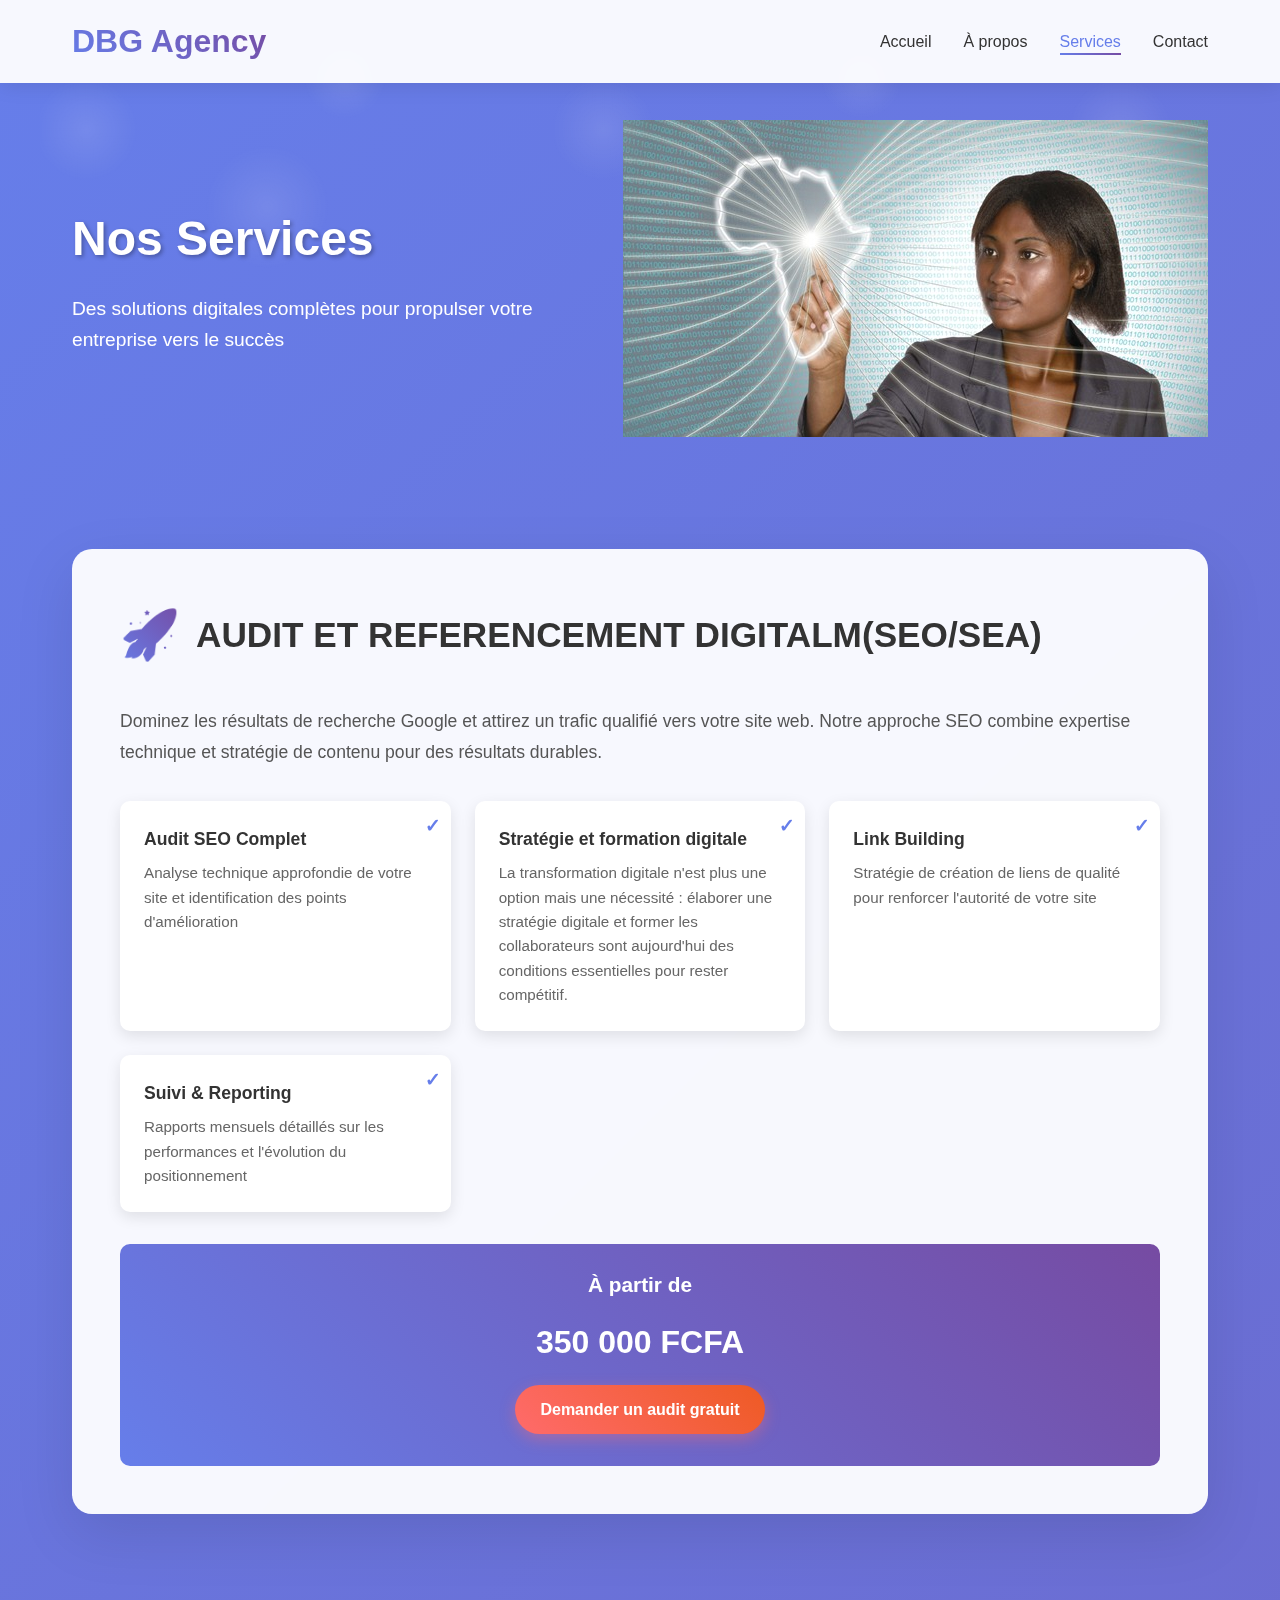
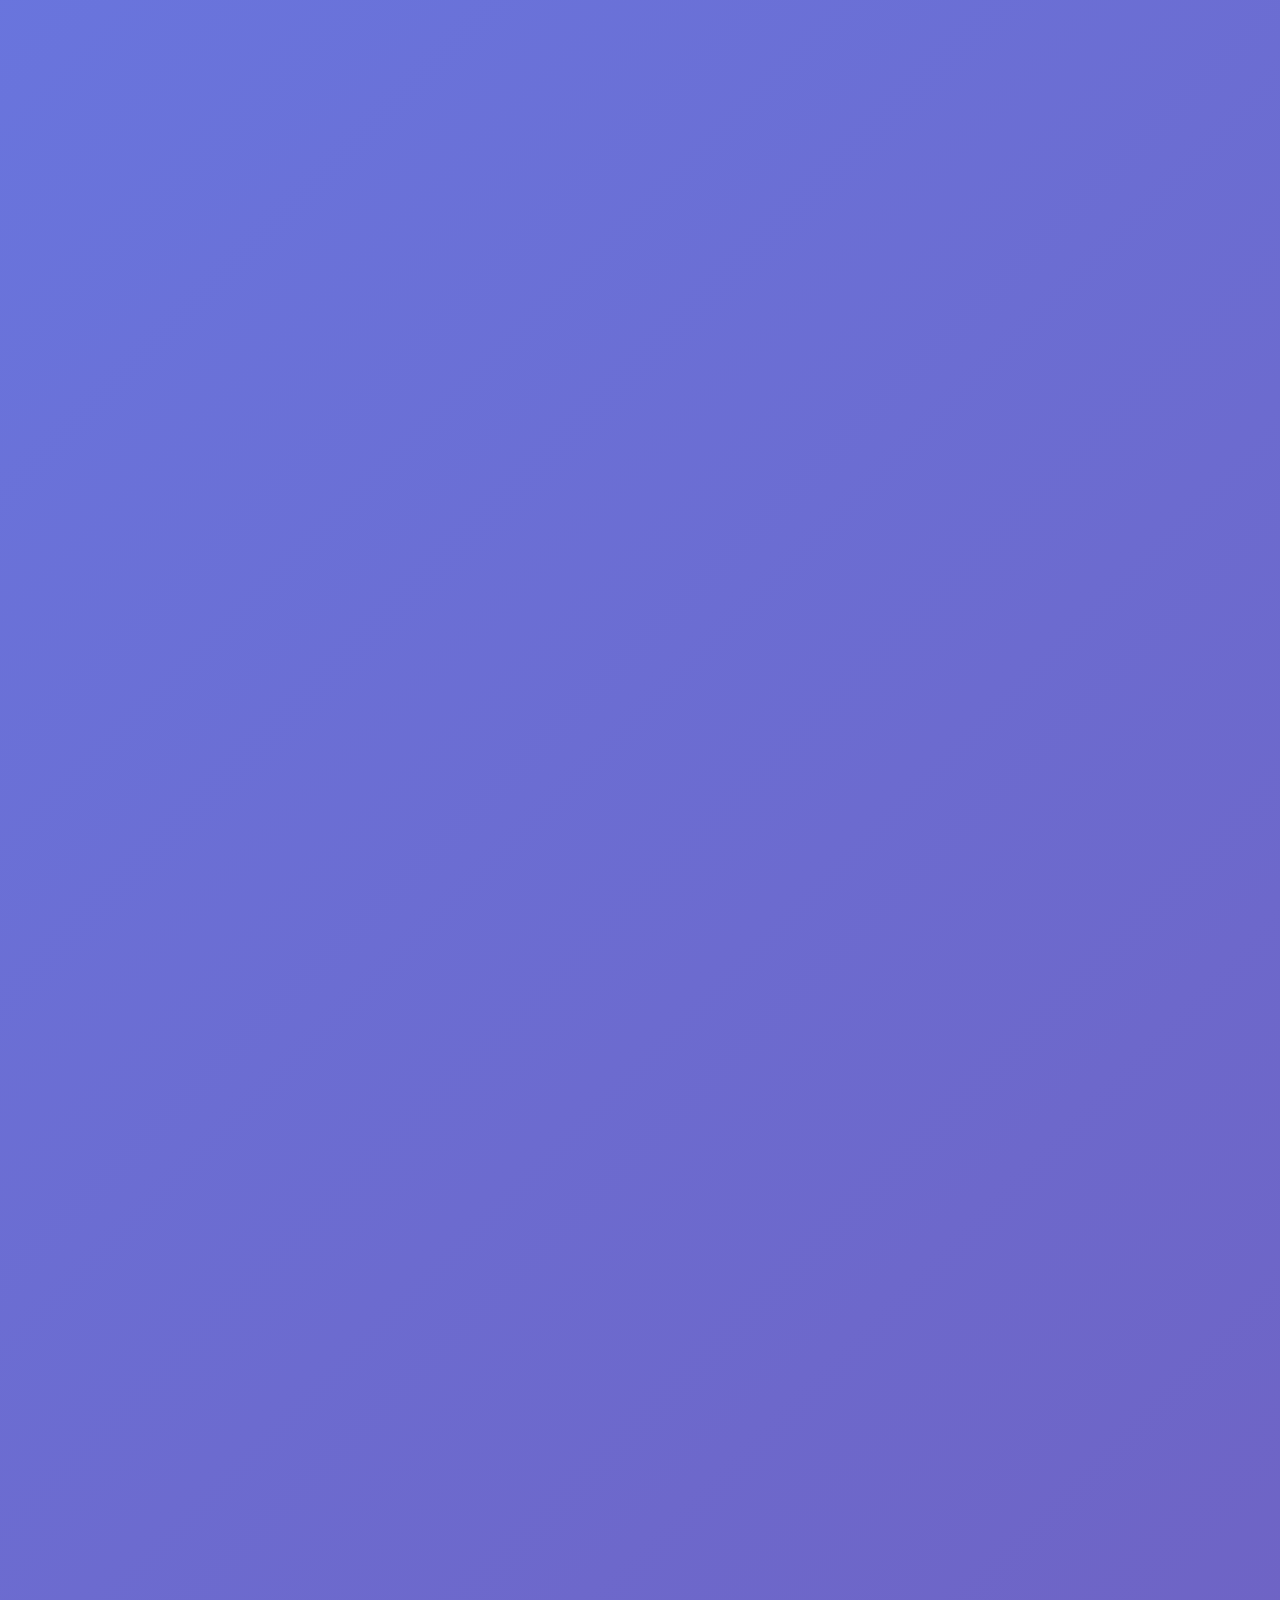
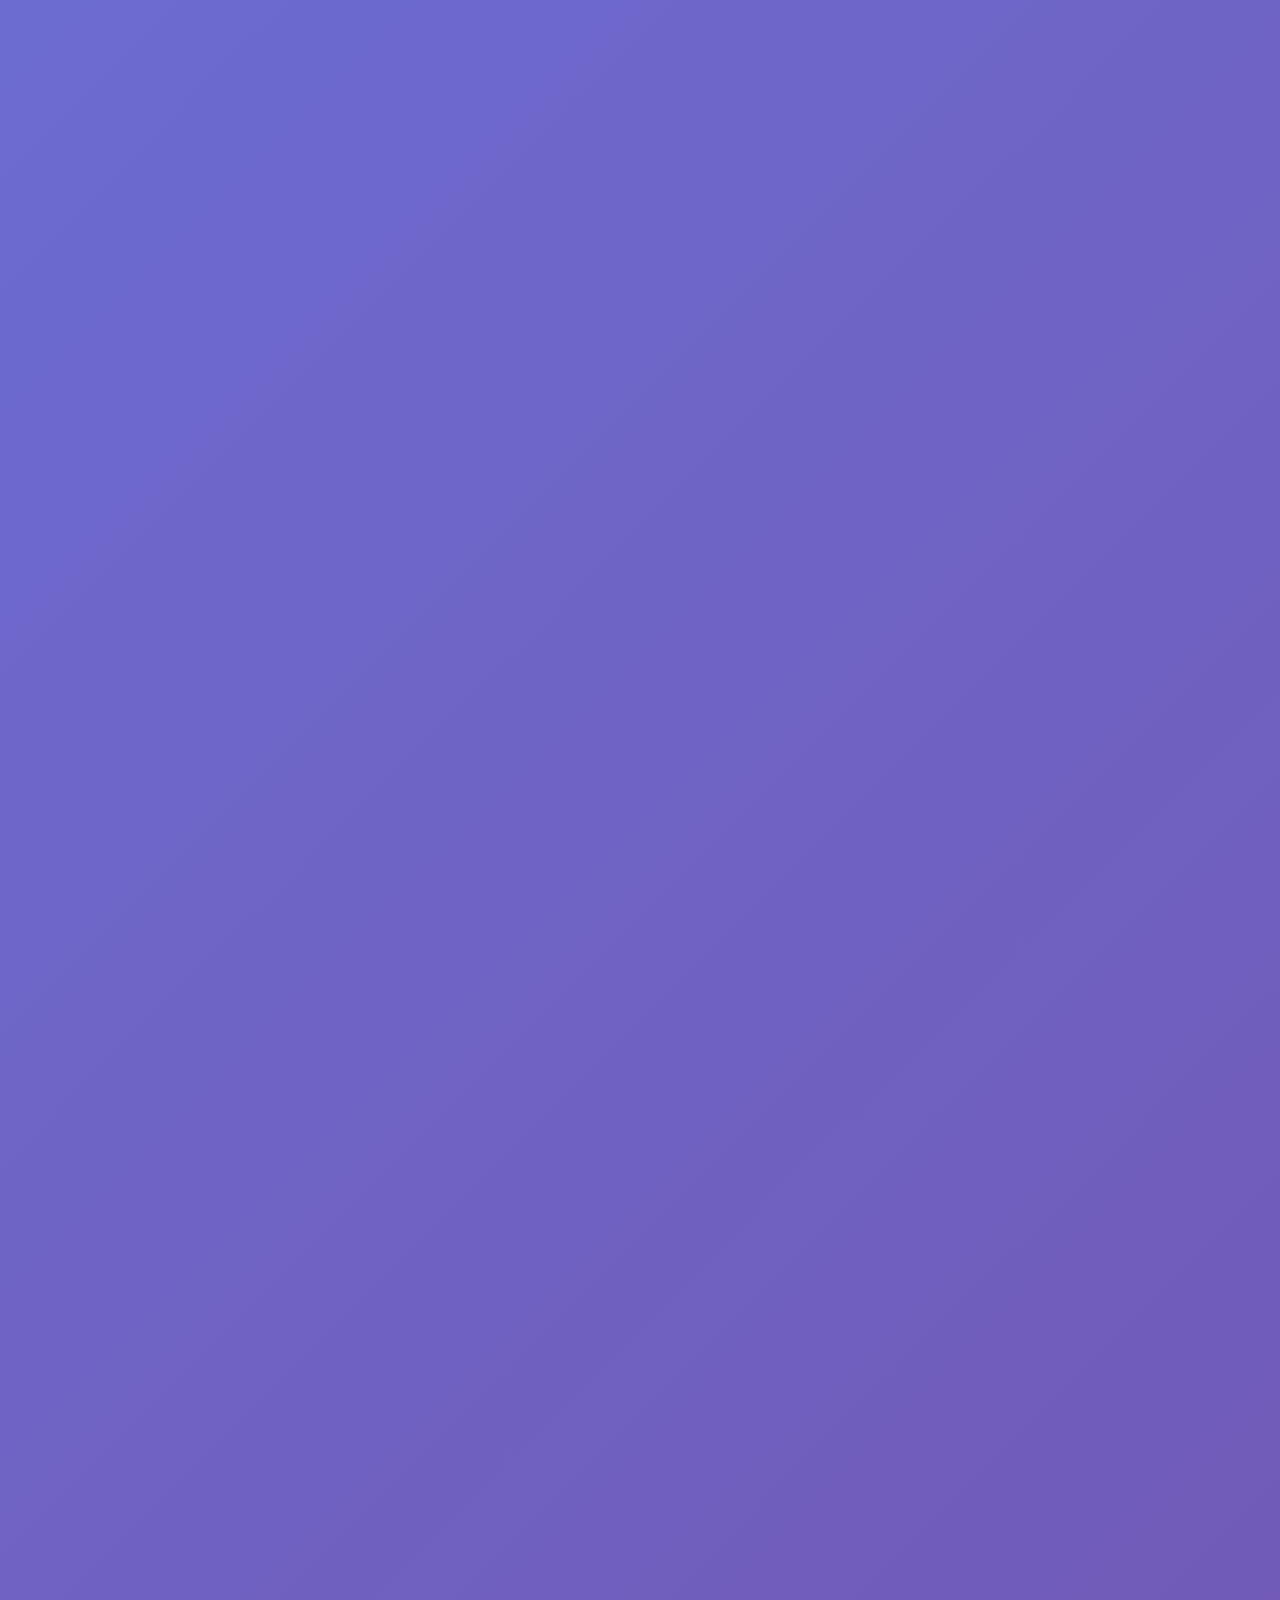
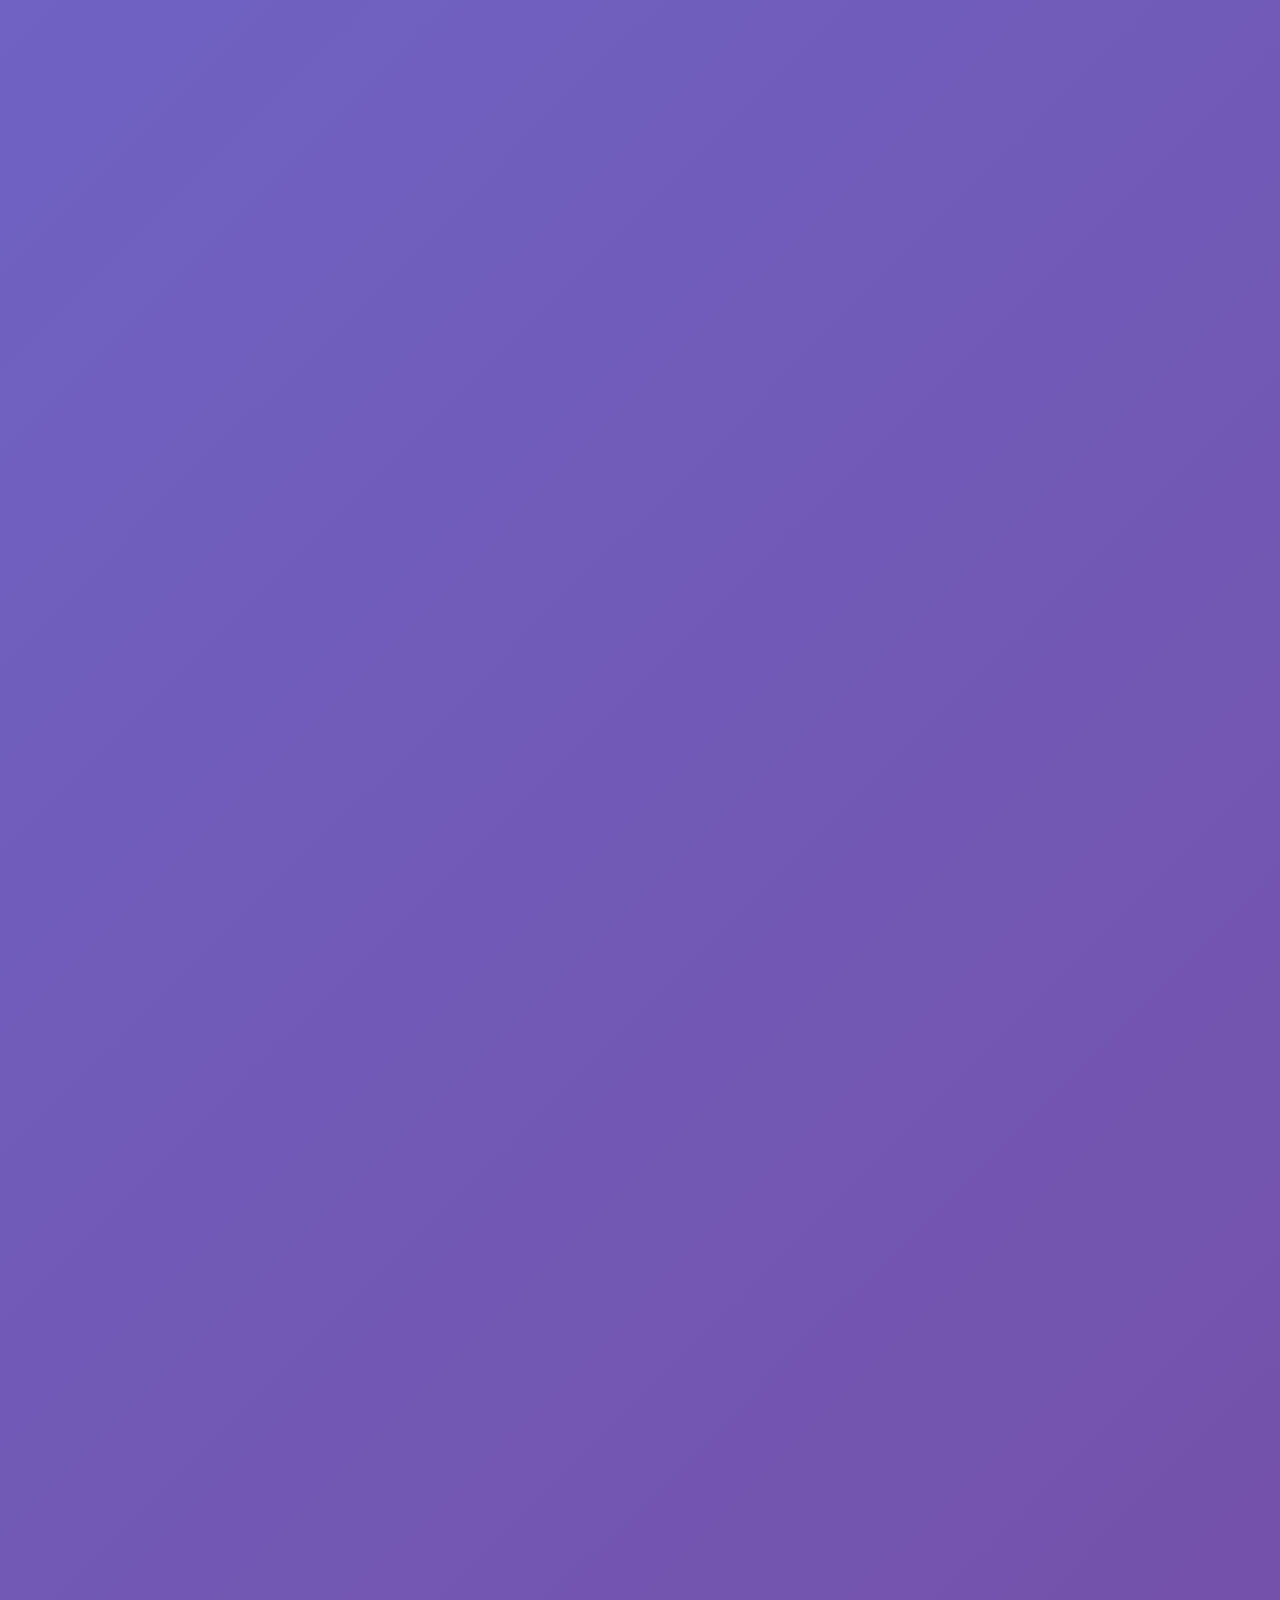
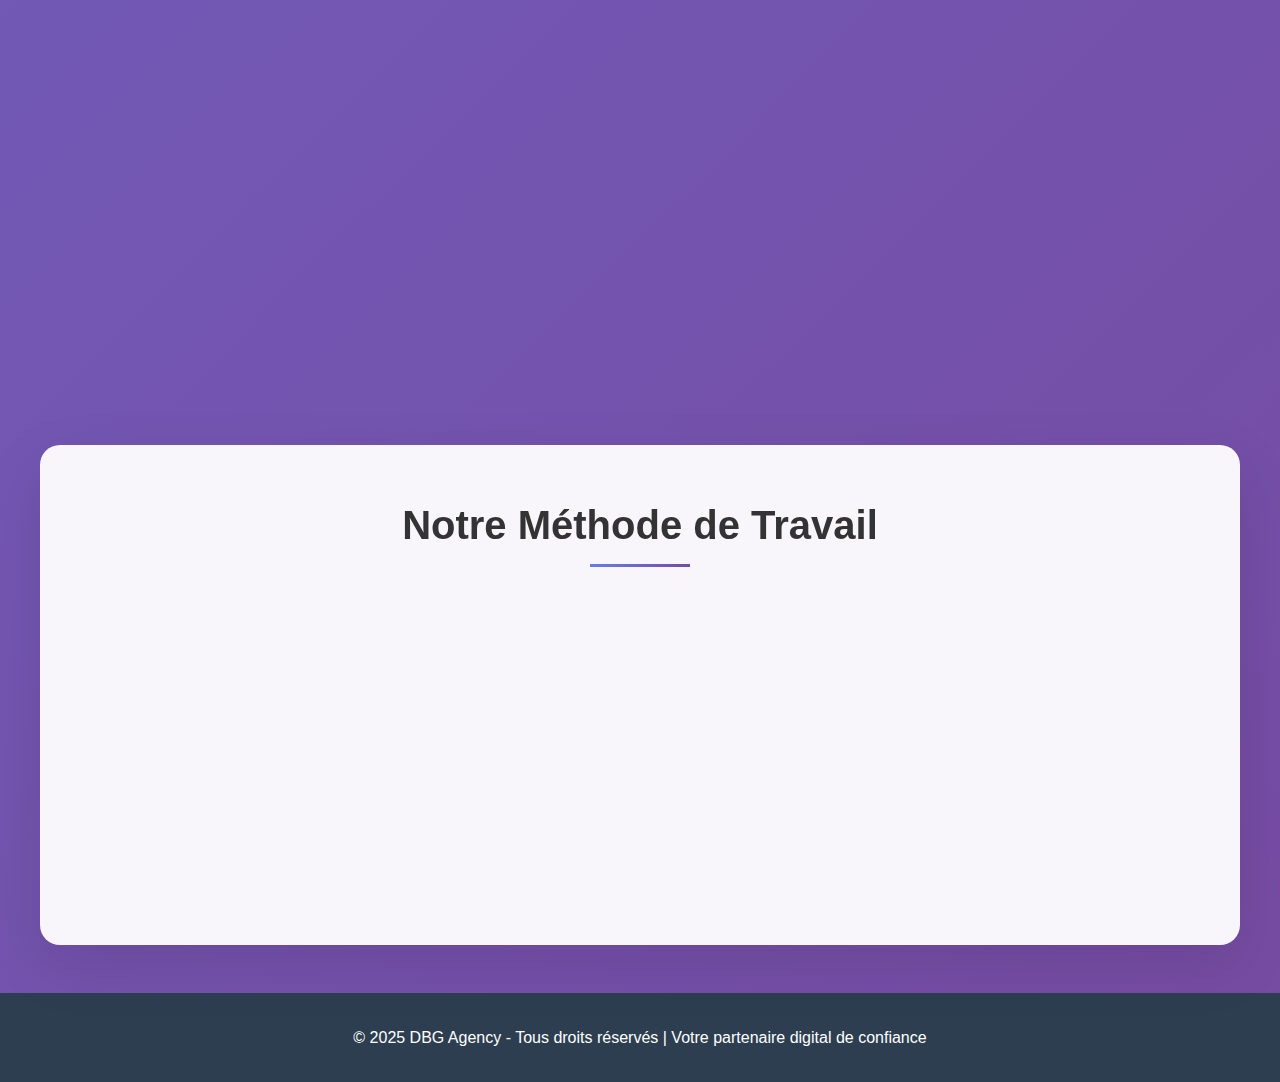
<file: services.html>
<!DOCTYPE html>
<html lang="fr">
<head>
  <meta charset="UTF-8">
  <meta name="viewport" content="width=device-width, initial-scale=1.0">
  <title>Services - DBG Agency</title>
  <style>
    * {
      margin: 0;
      padding: 0;
      box-sizing: border-box;
    }

    body {
      font-family: 'Arial', sans-serif;
      line-height: 1.6;
      color: #333;
      background: linear-gradient(135deg, #667eea 0%, #764ba2 100%);
      min-height: 100vh;
    }

    /* Navigation (même style) */
    header {
      background: rgba(255, 255, 255, 0.95);
      backdrop-filter: blur(10px);
      padding: 1rem 0;
      position: fixed;
      width: 100%;
      top: 0;
      z-index: 1000;
      box-shadow: 0 2px 20px rgba(0, 0, 0, 0.1);
      animation: slideDown 0.8s ease-out;
    }

    nav {
      display: flex;
      justify-content: space-between;
      align-items: center;
      max-width: 1200px;
      margin: 0 auto;
      padding: 0 2rem;
    }

    .logo {
      font-size: 2rem;
      font-weight: bold;
      background: linear-gradient(45deg, #667eea, #764ba2);
      -webkit-background-clip: text;
      -webkit-text-fill-color: transparent;
      background-clip: text;
      cursor: pointer;
      transition: transform 0.3s ease;
    }

    .logo:hover {
      transform: scale(1.05);
    }

    .nav-links {
      display: flex;
      list-style: none;
      gap: 2rem;
    }

    .nav-links a {
      text-decoration: none;
      color: #333;
      font-weight: 500;
      transition: all 0.3s ease;
      position: relative;
    }

    .nav-links a:hover, .nav-links a.active {
      color: #667eea;
      transform: translateY(-2px);
    }

    .nav-links a::after {
      content: '';
      position: absolute;
      width: 0;
      height: 2px;
      bottom: -5px;
      left: 50%;
      background: linear-gradient(45deg, #667eea, #764ba2);
      transition: all 0.3s ease;
    }

    .nav-links a:hover::after, .nav-links a.active::after {
      width: 100%;
      left: 0;
    }

    /* Page Hero */
    .page-hero {
      text-align: left;
      padding: 120px 2rem 80px;
      color: white;
      position: relative;
      overflow: hidden;
      display: flex;
      align-items: center;
      justify-content: space-between;
      max-width: 1200px;
      margin: 0 auto;
      gap: 3rem;
    }

    .page-hero::before {
      content: '';
      position: absolute;
      top: 0;
      left: -50%;
      right: -50%;
      bottom: 0;
      background: url('data:image/svg+xml,<svg xmlns="http://www.w3.org/2000/svg" viewBox="0 0 1000 1000"><defs><radialGradient id="a" cx="50%" cy="50%" r="50%"><stop offset="0%" style="stop-color:rgba(255,255,255,0.1)"/><stop offset="100%" style="stop-color:rgba(255,255,255,0)"/></radialGradient></defs><circle cx="250" cy="250" r="100" fill="url(%23a)"/><circle cx="750" cy="150" r="80" fill="url(%23a)"/><circle cx="600" cy="400" r="120" fill="url(%23a)"/></svg>');
      animation: float 20s infinite linear;
      z-index: 1;
    }

    .hero-content {
      flex: 1;
      z-index: 2;
      position: relative;
    }

    .hero-image {
      display: flex;
      justify-content: center;
      align-items: center;
      flex-direction: column;
      gap: 2rem;
      position: relative;
    }

    .hero-image:hover {
      transform: scale(1.05) rotate(2deg);
      box-shadow: 0 30px 80px rgba(0, 0, 0, 0.4);
    }

    .page-hero h1 {
      font-size: 3rem;
      margin-bottom: 1rem;
      animation: fadeInLeft 1s ease-out 0.3s both;
      text-shadow: 2px 2px 4px rgba(0, 0, 0, 0.3);
      z-index: 2;
      position: relative;
    }

    .page-hero p {
      font-size: 1.2rem;
      animation: fadeInLeft 1s ease-out 0.6s both;
      max-width: 600px;
      z-index: 2;
      position: relative;
    }

    /* Services Grid */
    .services-container {
      max-width: 1200px;
      margin: 2rem auto;
      padding: 0 2rem;
    }

    .service-card {
      background: rgba(255, 255, 255, 0.95);
      border-radius: 20px;
      padding: 3rem;
      margin-bottom: 2rem;
      box-shadow: 0 20px 60px rgba(0, 0, 0, 0.1);
      backdrop-filter: blur(10px);
      position: relative;
      overflow: hidden;
      transition: all 0.3s ease;
      animation: fadeInUp 1s ease-out;
    }

    .service-card::before {
      content: '';
      position: absolute;
      top: 0;
      left: 0;
      right: 0;
      height: 5px;
      background: linear-gradient(45deg, #667eea, #764ba2);
      transform: scaleX(0);
      transition: transform 0.3s ease;
    }

    .service-card:hover::before {
      transform: scaleX(1);
    }

    .service-card:hover {
      transform: translateY(-5px);
      box-shadow: 0 30px 80px rgba(0, 0, 0, 0.15);
    }

    .service-header {
      display: flex;
      align-items: center;
      gap: 1rem;
      margin-bottom: 2rem;
    }

    .service-icon {
      font-size: 3rem;
      background: linear-gradient(45deg, #667eea, #764ba2);
      -webkit-background-clip: text;
      -webkit-text-fill-color: transparent;
      background-clip: text;
    }

    .service-card h2 {
      font-size: 2.2rem;
      color: #333;
    }

    .service-description {
      font-size: 1.1rem;
      color: #555;
      margin-bottom: 2rem;
      line-height: 1.8;
    }

    .service-features {
      display: grid;
      grid-template-columns: repeat(auto-fit, minmax(250px, 1fr));
      gap: 1.5rem;
      margin-bottom: 2rem;
    }

    .feature {
      background: white;
      padding: 1.5rem;
      border-radius: 10px;
      box-shadow: 0 5px 15px rgba(0, 0, 0, 0.1);
      transition: all 0.3s ease;
      position: relative;
    }

    .feature::before {
      content: '✓';
      position: absolute;
      top: 10px;
      right: 10px;
      color: #667eea;
      font-weight: bold;
      font-size: 1.2rem;
    }

    .feature:hover {
      transform: translateY(-2px);
      box-shadow: 0 10px 25px rgba(0, 0, 0, 0.15);
    }

    .feature h3 {
      font-size: 1.1rem;
      margin-bottom: 0.5rem;
      color: #333;
    }

    .feature p {
      color: #666;
      font-size: 0.95rem;
    }

    .service-pricing {
      background: linear-gradient(45deg, #667eea, #764ba2);
      color: white;
      padding: 1.5rem;
      border-radius: 10px;
      text-align: center;
      margin-top: 2rem;
    }

    .service-pricing h3 {
      margin-bottom: 1rem;
      font-size: 1.3rem;
    }

    .price {
      font-size: 2rem;
      font-weight: bold;
      margin-bottom: 1rem;
    }

    .btn {
      display: inline-block;
      background: linear-gradient(45deg, #ff6b6b, #ee5a24);
      color: white;
      padding: 12px 25px;
      text-decoration: none;
      border-radius: 50px;
      font-weight: bold;
      transition: all 0.3s ease;
      box-shadow: 0 5px 15px rgba(255, 107, 107, 0.4);
      position: relative;
      overflow: hidden;
    }

    .btn::before {
      content: '';
      position: absolute;
      top: 0;
      left: -100%;
      width: 100%;
      height: 100%;
      background: linear-gradient(90deg, transparent, rgba(255, 255, 255, 0.3), transparent);
      transition: left 0.5s ease;
    }

    .btn:hover::before {
      left: 100%;
    }

    .btn:hover {
      transform: translateY(-2px);
      box-shadow: 0 10px 25px rgba(255, 107, 107, 0.6);
    }

    /* Process Section */
    .process-section {
      background: rgba(255, 255, 255, 0.95);
      border-radius: 20px;
      padding: 3rem;
      margin: 2rem auto;
      max-width: 1200px;
      box-shadow: 0 20px 60px rgba(0, 0, 0, 0.1);
      backdrop-filter: blur(10px);
    }

    .process-section h2 {
      text-align: center;
      font-size: 2.5rem;
      margin-bottom: 3rem;
      color: #333;
      position: relative;
    }

    .process-section h2::after {
      content: '';
      position: absolute;
      bottom: -10px;
      left: 50%;
      transform: translateX(-50%);
      width: 100px;
      height: 3px;
      background: linear-gradient(45deg, #667eea, #764ba2);
    }

    .process-steps {
      display: grid;
      grid-template-columns: repeat(auto-fit, minmax(250px, 1fr));
      gap: 2rem;
    }

    .process-step {
      text-align: center;
      position: relative;
      padding: 2rem 1rem;
    }

    .step-number {
      width: 60px;
      height: 60px;
      border-radius: 50%;
      background: linear-gradient(45deg, #667eea, #764ba2);
      color: white;
      display: flex;
      align-items: center;
      justify-content: center;
      font-size: 1.5rem;
      font-weight: bold;
      margin: 0 auto 1rem;
      box-shadow: 0 10px 30px rgba(102, 126, 234, 0.3);
    }

    .process-step h3 {
      font-size: 1.3rem;
      margin-bottom: 1rem;
      color: #333;
    }

    .process-step p {
      color: #666;
      line-height: 1.6;
    }

    /* Footer */
    footer {
      background: #2c3e50;
      color: white;
      text-align: center;
      padding: 2rem;
      margin-top: 3rem;
    }

    /* Animations */
    @keyframes slideDown {
      from {
        transform: translateY(-100%);
        opacity: 0;
      }
      to {
        transform: translateY(0);
        opacity: 1;
      }
    }

    @keyframes fadeInLeft {
      from {
        opacity: 0;
        transform: translateX(-30px);
      }
      to {
        opacity: 1;
        transform: translateX(0);
      }
    }

    @keyframes fadeInRight {
      from {
        opacity: 0;
        transform: translateX(30px);
      }
      to {
        opacity: 1;
        transform: translateX(0);
      }
    }

    @keyframes fadeInUp {
      from {
        opacity: 0;
        transform: translateY(30px);
      }
      to {
        opacity: 1;
        transform: translateY(0);
      }
    }

    @keyframes float {
      0% { transform: translateX(-100px); }
      100% { transform: translateX(100vw); }
    }

    /* Responsive Design */
    @media (max-width: 768px) {
      .nav-links {
        display: none;
      }

      .page-hero {
        flex-direction: column;
        text-align: center;
        gap: 2rem;
      }

      .hero-content {
        order: 2;
      }

      .hero-image {
        width: 200px;
        height: 200px;
        order: 1;
      }

      .page-hero h1 {
        font-size: 2.2rem;
      }

      .service-card {
        padding: 2rem;
        margin: 1rem;
      }

      .service-header {
        flex-direction: column;
        text-align: center;
      }

      .service-features {
        grid-template-columns: 1fr;
      }

      .process-section {
        margin: 1rem;
        padding: 2rem;
      }

      .process-steps {
        grid-template-columns: 1fr;
      }
    }
  </style>
</head>
<body>
  <!-- Navigation -->
  <header>
    <nav>
      <div class="logo" onclick="window.location.href='index.html'">DBG Agency</div>
      <ul class="nav-links">
        <li><a href="index.html">Accueil</a></li>
        <li><a href="about.html">À propos</a></li>
        <li><a href="services.html" class="active">Services</a></li>
        <li><a href="contact.html">Contact</a></li>
      </ul>
    </nav>
  </header>

  <!-- Page Hero -->
  <section class="page-hero">
    <div class="hero-content">
      <h1>Nos Services</h1>
      <p>Des solutions digitales complètes pour propulser votre entreprise vers le succès</p>
    </div>
    <img src="images/image4.jpg" alt="Services Digitaux" class="hero-image" />
  </section>

  <div class="services-container">
    <!-- SEO & Référencement -->
    <div class="service-card">
      <div class="service-header">
        <div class="service-icon">🚀</div>
        <h2>AUDIT ET REFERENCEMENT DIGITALM(SEO/SEA)</h2>
      </div>
      <p class="service-description">
        Dominez les résultats de recherche Google et attirez un trafic qualifié vers votre site web. Notre approche SEO combine expertise technique et stratégie de contenu pour des résultats durables.
      </p>
      
      <div class="service-features">
        <div class="feature">
          <h3>Audit SEO Complet</h3>
          <p>Analyse technique approfondie de votre site et identification des points d'amélioration</p>
        </div>
        <div class="feature">
          <h3> Stratégie et formation digitale </h3>
          <p>La transformation digitale n'est plus une option mais une nécessité : élaborer une stratégie digitale et former les collaborateurs sont aujourd'hui des conditions essentielles pour rester compétitif.</p>
        </div>
        <div class="feature">
          <h3>Link Building</h3>
          <p>Stratégie de création de liens de qualité pour renforcer l'autorité de votre site</p>
        </div>
        <div class="feature">
          <h3>Suivi & Reporting</h3>
          <p>Rapports mensuels détaillés sur les performances et l'évolution du positionnement</p>
        </div>
      </div>

      <div class="service-pricing">
        <h3>À partir de</h3>
        <div class="price">350 000 FCFA</div>
        <a href="contact.html" class="btn">Demander un audit gratuit</a>
      </div>
    </div>

    <!-- Réseaux Sociaux -->
    <div class="service-card">
      <div class="service-header">
        <div class="service-icon">📱</div>
        <h2>Gestion des Réseaux Sociaux</h2>
      </div>
      <p class="service-description">
        Développez votre communauté et engagez votre audience sur toutes les plateformes sociales. De la stratégie à la création de contenu, nous gérons votre présence sociale de A à Z.
      </p>
      
      <div class="service-features">
        <div class="feature">
          <h3>Stratégie Social Media</h3>
          <p>Définition de votre ligne éditoriale et calendrier de publication personnalisé</p>
        </div>
        <div class="feature">
          <h3>Création de Contenu</h3>
          <p>Design graphique, vidéos, rédaction adaptés à chaque plateforme</p>
        </div>
        <div class="feature">
          <h3>Community Management</h3>
          <p>Animation de votre communauté et gestion des interactions quotidiennes</p>
        </div>
        <div class="feature">
          <h3>Publicité Sociale</h3>
          <p>Campagnes publicitaires ciblées sur Facebook, Instagram, LinkedIn</p>
        </div>
      </div>

      <div class="service-pricing">
        <h3>À partir de</h3>
        <div class="price">60 000 FCFA</div>
        <a href="contact.html" class="btn">Créer ma stratégie sociale</a>
      </div>
    </div>

    <!-- Publicité Digitale -->
    <div class="service-card">
      <div class="service-header">
        <div class="service-icon">🎯</div>
        <h2>Publicité Digitale (PPC)</h2>
      </div>
      <p class="service-description">
        Maximisez votre retour sur investissement avec des campagnes publicitaires optimisées. Google Ads, Facebook Ads, LinkedIn Ads : nous maîtrisons toutes les plateformes.
      </p>
      
      <div class="service-features">
        <div class="feature">
          <h3>Google Ads</h3>
          <p>Campagnes Search, Display et Shopping pour une visibilité maximale</p>
        </div>
        <div class="feature">
          <h3>Facebook & Instagram Ads</h3>
          <p>Ciblage précis et créations publicitaires engageantes</p>
        </div>
        <div class="feature">
          <h3>LinkedIn Ads</h3>
          <p>Spécialement conçu pour le B2B et la génération de leads qualifiés</p>
        </div>
        <div class="feature">
          <h3>Optimisation Continue</h3>
          <p>Tests A/B et ajustements constants pour améliorer les performances</p>
        </div>
      </div>

      <div class="service-pricing">
        <h3>À partir de</h3>
        <div class="price">60 000 FCFA</div>
        <p style="font-size: 0.9rem; margin-top: 0.5rem; opacity: 0.8;">Communication digitale</p>
        <a href="contact.html" class="btn">Lancer ma campagne</a>
      </div>
    </div>

    <!-- Formation -->
    <div class="service-card">
      <div class="service-header">
        <div class="service-icon">🎓</div>
        <h2>Formations Digitales</h2>
      </div>
      <p class="service-description">
        Formez vos équipes aux outils et stratégies digitales modernes. Nos formations sur-mesure vous permettent de maîtriser les compétences nécessaires pour réussir dans l'ère numérique.
      </p>
      
      <div class="service-features">
        <div class="feature">
          <h3>Formation Marketing Digital</h3>
          <p>Apprenez les fondamentaux du marketing digital et des réseaux sociaux</p>
        </div>
        <div class="feature">
          <h3>Formation SEO</h3>
          <p>Maîtrisez les techniques de référencement naturel pour optimiser votre visibilité</p>
        </div>
        <div class="feature">
          <h3>Formation Outils Digitaux</h3>
          <p>Découvrez les meilleurs outils pour automatiser et optimiser vos processus</p>
        </div>
        <div class="feature">
          <h3>Support Personnalisé</h3>
          <p>Accompagnement post-formation et support technique inclus</p>
        </div>
      </div>

      <div class="service-pricing">
        <h3>À partir de</h3>
        <div class="price">250 000 FCFA</div>
        <a href="contact.html" class="btn">Programmer une formation</a>
      </div>
    </div>

    <!-- Etude de marché -->
    <div class="service-card">
      <div class="service-header">
        <div class="service-icon">📊</div>
        <h2>Étude de Marché</h2>
      </div>
      <p class="service-description">
        Analysez votre marché, vos concurrents et identifiez les opportunités de croissance. Nos études approfondies vous donnent les clés pour prendre des décisions stratégiques éclairées.
      </p>
      
      <div class="service-features">
        <div class="feature">
          <h3>Analyse Concurrentielle</h3>
          <p>Étude détaillée de vos concurrents directs et indirects</p>
        </div>
        <div class="feature">
          <h3>Analyse du Marché</h3>
          <p>Taille du marché, tendances et opportunités de croissance</p>
        </div>
        <div class="feature">
          <h3>Personas & Ciblage</h3>
          <p>Définition précise de vos clients idéaux et de leurs comportements</p>
        </div>
        <div class="feature">
          <h3>Recommandations Stratégiques</h3>
          <p>Plan d'action concret basé sur les résultats de l'étude</p>
        </div>
      </div>

      <div class="service-pricing">
        <h3>À partir de</h3>
        <div class="price">450 000 FCFA</div>
        <a href="contact.html" class="btn">Commander une étude</a>
      </div>
    </div>

    <!-- Conseils et accompagnement -->
    <div class="service-card">
      <div class="service-header">
        <div class="service-icon">🤝</div>
        <h2>Conseils et Accompagnement Clients</h2>
      </div>
      <p class="service-description">
        Bénéficiez de notre expertise pour structurer votre stratégie digitale. Accompagnement personnalisé pour optimiser votre présence en ligne et atteindre vos objectifs business.
      </p>
      
      <div class="service-features">
        <div class="feature">
          <h3>Audit Stratégique</h3>
          <p>Évaluation complète de votre situation digitale actuelle</p>
        </div>
        <div class="feature">
          <h3>Plan d'Action Personnalisé</h3>
          <p>Feuille de route adaptée à vos objectifs et votre budget</p>
        </div>
        <div class="feature">
          <h3>Suivi Mensuel</h3>
          <p>Points réguliers pour ajuster la stratégie et mesurer les progrès</p>
        </div>
        <div class="feature">
          <h3>Support Technique</h3>
          <p>Assistance technique et conseils d'optimisation en continu</p>
        </div>
      </div>

      <div class="service-pricing">
        <h3>À partir de</h3>
        <div class="price">50 000 FCFA</div>
        <a href="contact.html" class="btn">Débuter l'accompagnement</a>
      </div>
    </div>
    <div class="service-card">
      <div class="service-header">
        <div class="service-icon">📝</div>
        <h2>Marketing de Contenu</h2>
      </div>
      <p class="service-description">
        Attirez et fidélisez vos clients avec du contenu de qualité. Blog, newsletters, livres blancs : nous créons du contenu qui convertit et renforce votre expertise.
      </p>
      
      <div class="service-features">
        <div class="feature">
          <h3>Stratégie de Contenu</h3>
          <p>Définition des sujets et calendrier éditorial aligné sur vos objectifs</p>
        </div>
        <div class="feature">
          <h3>Rédaction Web SEO</h3>
          <p>Articles de blog optimisés pour le référencement et l'engagement</p>
        </div>
        <div class="feature">
          <h3>Contenus Premium</h3>
          <p>Livres blancs, études de cas, guides pour générer des leads</p>
        </div>
        <div class="feature">
          <h3>Newsletter</h3>
          <p>Campagnes email personnalisées pour nurturing et fidélisation</p>
        </div>
      </div>

      <div class="service-pricing">
        <h3>À partir de</h3>
        <div class="price">60 000 FCFA</div>
        <a href="contact.html" class="btn">Développer mon contenu</a>
      </div>
    </div>
  </div>

  <!-- Notre Process -->
  <section class="process-section">
    <h2>Notre Méthode de Travail</h2>
    <div class="process-steps">
      <div class="process-step">
        <div class="step-number">1</div>
        <h3>Audit & Analyse</h3>
        <p>Nous analysons votre situation actuelle, vos objectifs et votre concurrence pour définir la meilleure stratégie.</p>
      </div>
      <div class="process-step">
        <div class="step-number">2</div>
        <h3>Stratégie Sur-Mesure</h3>
        <p>Création d'une stratégie digitale personnalisée avec des objectifs clairs et des KPIs mesurables.</p>
      </div>
      <div class="process-step">
        <div class="step-number">3</div>
        <h3>Mise en Œuvre</h3>
        <p>Déploiement de toutes les actions prévues avec un suivi quotidien et des ajustements si nécessaire.</p>
      </div>
      <div class="process-step">
        <div class="step-number">4</div>
        <h3>Optimisation</h3>
        <p>Analyse des résultats et optimisation continue pour maximiser votre retour sur investissement.</p>
      </div>
    </div>
  </section>

  <footer>
    <p>© 2025 DBG Agency - Tous droits réservés | Votre partenaire digital de confiance</p>
  </footer>

  <script>
    // Animation des éléments au scroll
    const observerOptions = {
      threshold: 0.1,
      rootMargin: '0px 0px -50px 0px'
    };

    const observer = new IntersectionObserver((entries) => {
      entries.forEach(entry => {
        if (entry.isIntersecting) {
          entry.target.style.opacity = '1';
          entry.target.style.transform = 'translateY(0)';
        }
      });
    }, observerOptions);

    document.querySelectorAll('.service-card, .process-step').forEach(el => {
      el.style.opacity = '0';
      el.style.transform = 'translateY(30px)';
      el.style.transition = 'all 0.6s ease';
      observer.observe(el);
    });

    // Header background change on scroll
    window.addEventListener('scroll', () => {
      const header = document.querySelector('header');
      if (window.scrollY > 100) {
        header.style.background = 'rgba(255, 255, 255, 0.98)';
      } else {
        header.style.background = 'rgba(255, 255, 255, 0.95)';
      }
    });

    // Interactive features on service cards
    document.querySelectorAll('.feature').forEach(feature => {
      feature.addEventListener('mouseenter', () => {
        feature.style.background = 'linear-gradient(45deg, #f8f9ff, #ffffff)';
      });
      
      feature.addEventListener('mouseleave', () => {
        feature.style.background = 'white';
      });
    });

    // Smooth animations for process steps
    document.querySelectorAll('.process-step').forEach((step, index) => {
      step.style.animationDelay = `${index * 0.2}s`;
      step.addEventListener('mouseenter', () => {
        step.querySelector('.step-number').style.transform = 'scale(1.1)';
      });
      
      step.addEventListener('mouseleave', () => {
        step.querySelector('.step-number').style.transform = 'scale(1)';
      });
    });
  </script>
</body>
</html>
</file>
